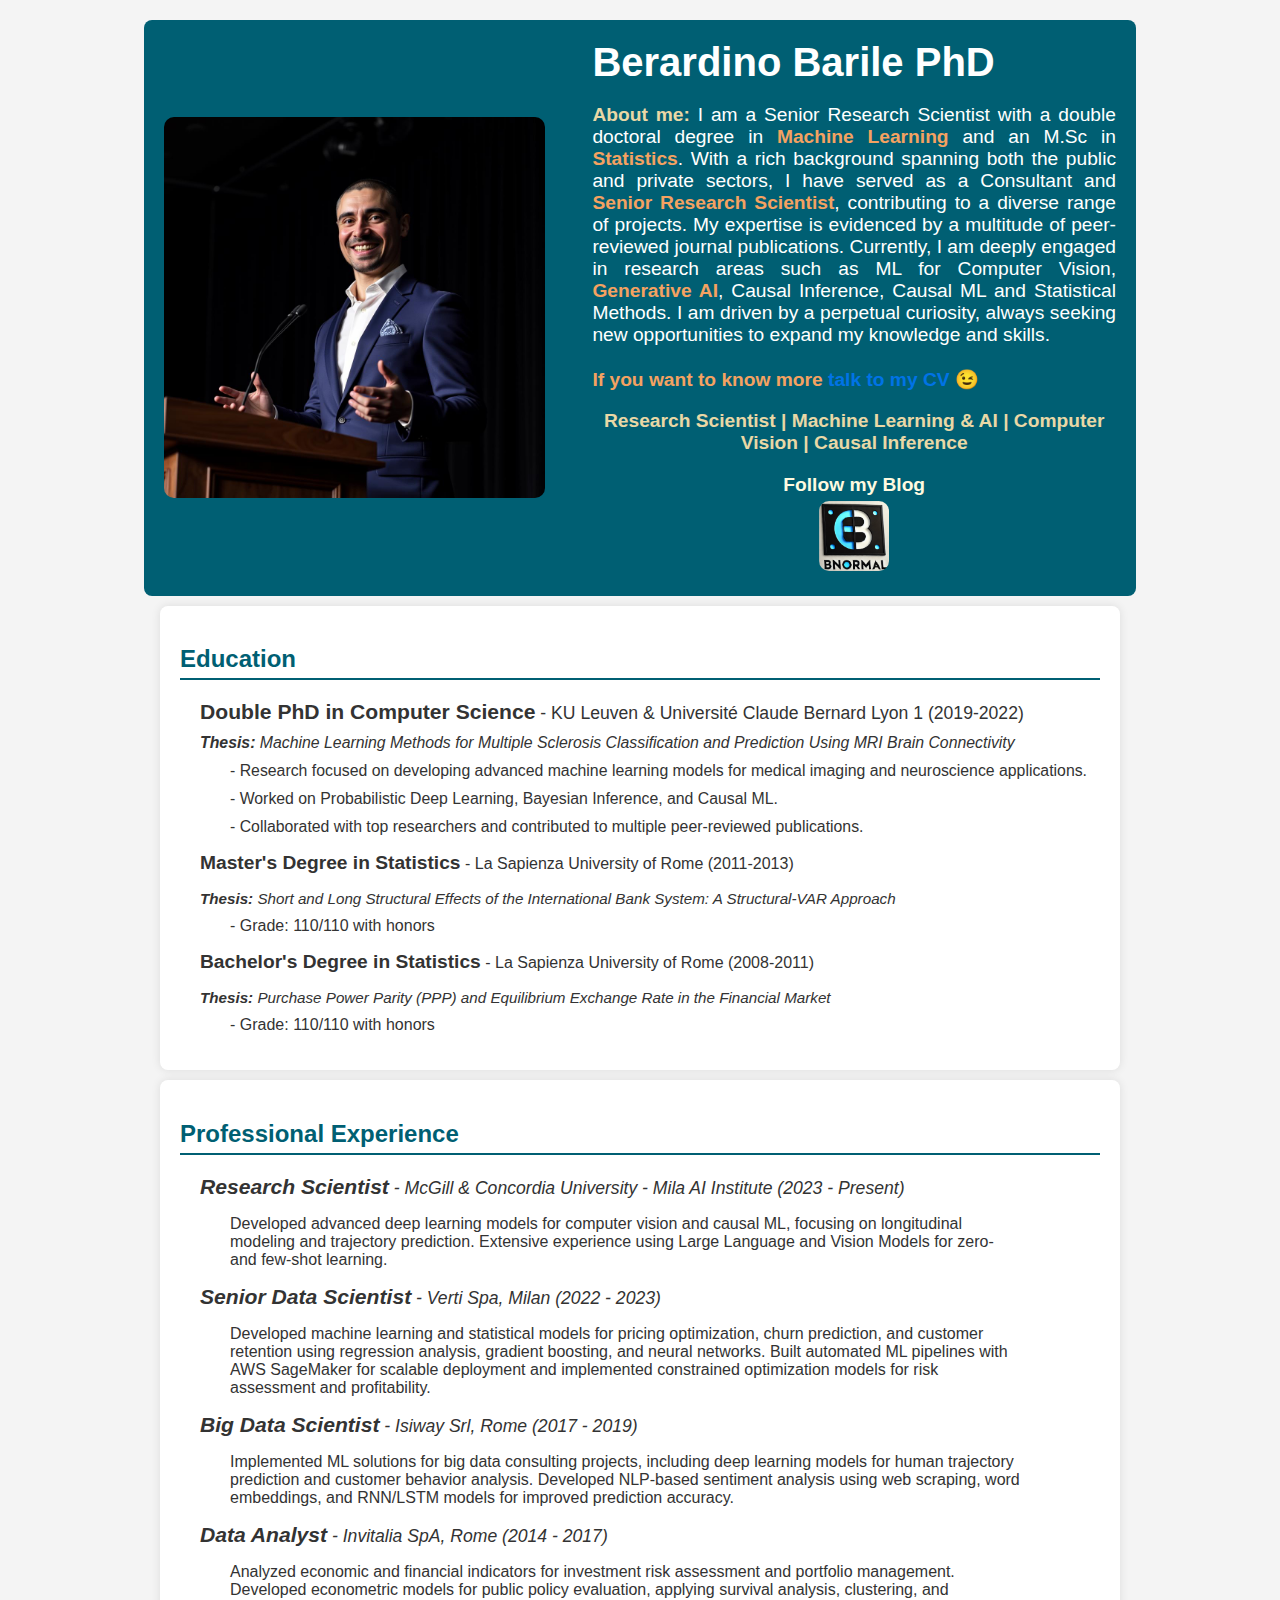
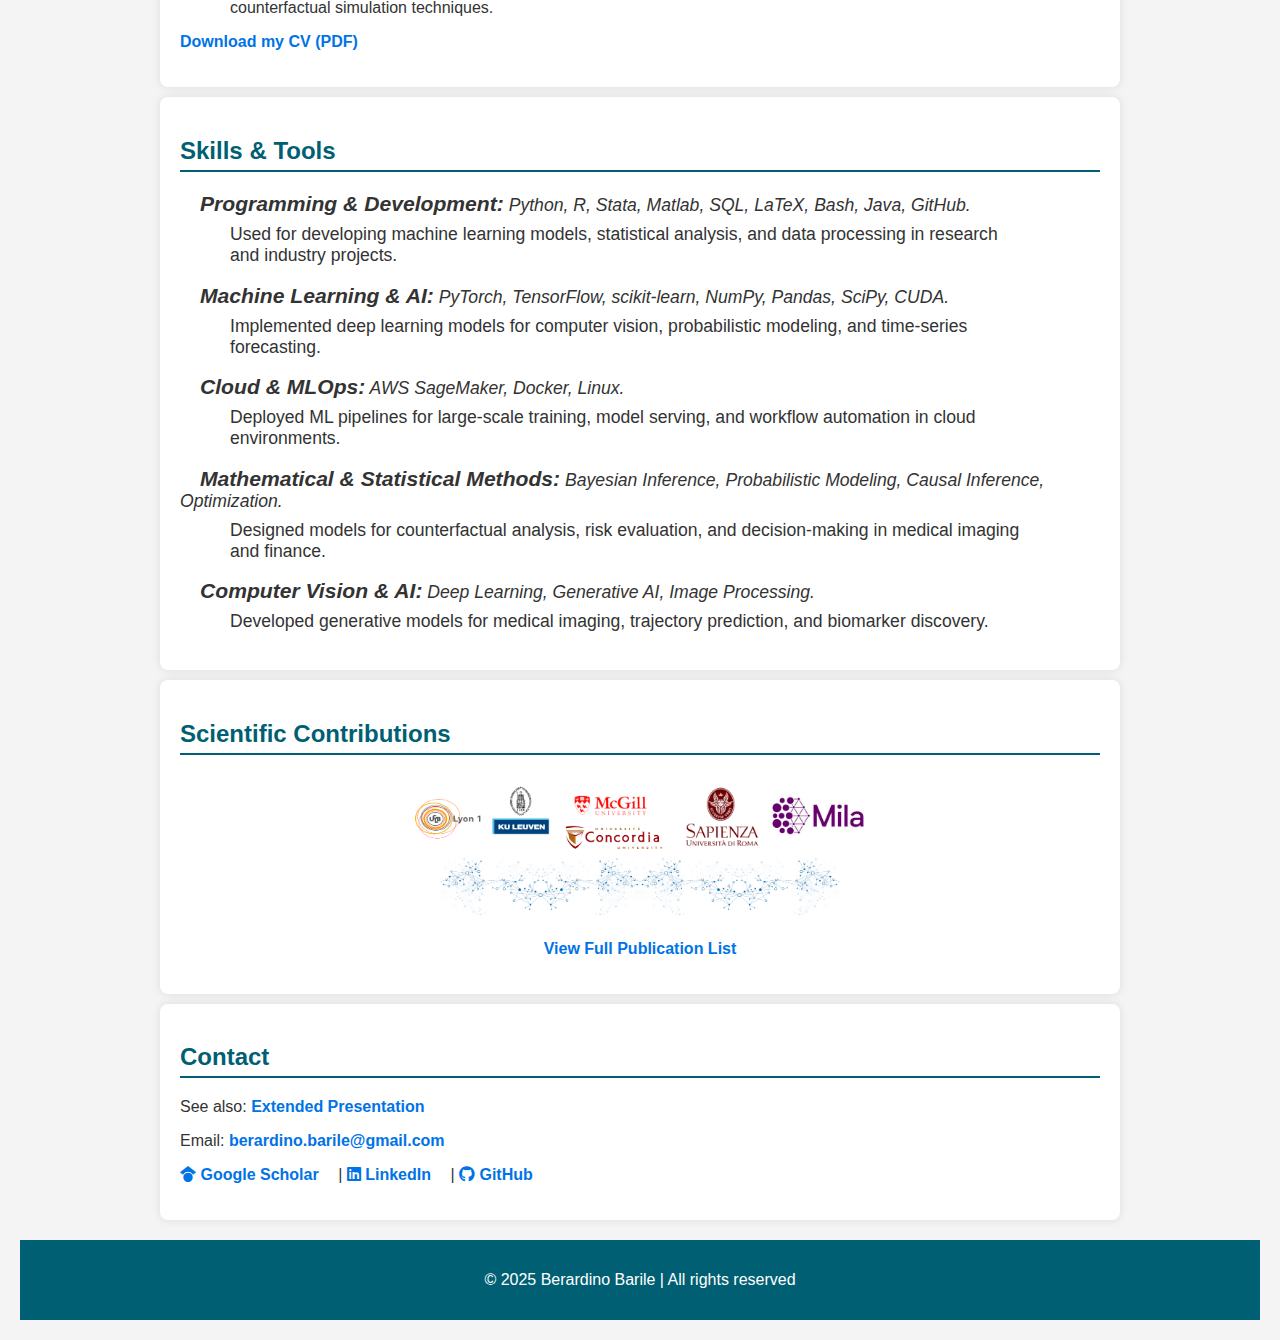
<file: index.html>
<!DOCTYPE html>
<html lang="en">
<head>
    <meta charset="UTF-8">
    <meta name="viewport" content="width=device-width, initial-scale=1.0">
    <title>Berardino Barile</title>
    <link rel="stylesheet" href="https://cdnjs.cloudflare.com/ajax/libs/font-awesome/6.4.2/css/all.min.css">
    <style>
        body {
            font-family: 'Arial', sans-serif;
            background-color: #f4f4f4;
            color: #333;
            margin: 20px;
            padding: 0;
        }
        .container {
            width: 80%;
            margin: auto;
            overflow: hidden;
        }
        .hero {
            display: flex;
            align-items: center;
            justify-content: space-between;
            background: #005f73;
            color: white;
            padding: 20px;
            border-radius: 8px;
        }
        .hero img {
            width: 40%;
            border-radius: 10px;
        }
        .hero-text {
            width: 55%;
            text-align: justify;
            padding-top: 0;
        }
        .hero h1 {
            margin: 0;
            font-size: 2.5em;
        }
        .hero p {
            font-size: 1.2em;
        }
        .black-text {
            color: #e9d8a6;
        }
        .highlight-text {
        color: #f4a261; /* Change this to any desired color */
        font-weight: bold; /* Optional: Make it bold */
        }
        section {
            background: white;
            margin: 10px 140px; /* Add margin on the left and right side */
            padding: 20px;
            border-radius: 8px;
            box-shadow: 0 0 10px rgba(0, 0, 0, 0.1);
        }
        h2 {
            color: #005f73;
            border-bottom: 2px solid #005f73;
            padding-bottom: 5px;
        }
        ul {
            list-style: none;
            padding: 0;
        }
        ul li {
            margin: 10px 0;
            font-size: 1.1em;
        }
        a {
            color: #0073e6;
            text-decoration: none;
            font-weight: bold;
        }
        a:hover {
            text-decoration: underline;
        }
        .contact a {
            margin-right: 15px;
        }
        footer {
            background: #005f73;
            color: white;
            text-align: center;
            padding: 15px 0;
            margin-top: 20px;
        }
    </style>
</head>
<body>
    <div class="container">
        <div class="hero">
            <img src="profile.png" alt="Berardino Barile">
            <div class="hero-text">
                <h1>Berardino Barile PhD</h1>
                <p><strong class="black-text">About me:</strong> I am a Senior Research Scientist with a double doctoral degree in <span class="highlight-text">Machine Learning</span> and an M.Sc in <span class="highlight-text">Statistics</span>. With a rich background spanning both the public and private sectors, I have served as a Consultant and <span class="highlight-text">Senior Research Scientist</span>, contributing to a diverse range of projects. My expertise is evidenced by a multitude of peer-reviewed journal publications. Currently, I am deeply engaged in research areas such as ML for Computer Vision, <span class="highlight-text">Generative AI</span>, Causal Inference, Causal ML and Statistical Methods. I am driven by a perpetual curiosity, always seeking new opportunities to expand my knowledge and skills.
                <br>
                <br>
                <span class="highlight-text">If you want to know more <a href="https://berardino-chatbot-assistent.streamlit.app/" target="_blank">talk to my CV</a> 😉</span>
                <p style="text-align: center;" class="black-text"><strong>Research Scientist | Machine Learning & AI | Computer Vision | Causal Inference</strong></p>
                <p style="text-align: center; margin-bottom: 5px;"><a href="blog.html" style="color: #fefae0; font-weight: bold;">Follow my Blog</a></p>
                <p style="text-align: center; margin-top: 0px; margin-bottom: 0;"><img src="Logo.png" alt="Logo" style="width: 70px; height: 70px;"></p>
            </div>
        </div>
    </div>
        
        <section id="education">
            <h2>Education</h2>
            <ul>
                <li>
                    <strong style="font-size: 1.2em; margin-left: 20px">Double PhD in Computer Science</strong> - KU Leuven & Université Claude Bernard Lyon 1 (2019-2022)
                    <ul>
                        <li style="font-size: 0.9em; margin-left: 20px"><em><strong>Thesis:</strong></em> <em>Machine Learning Methods for Multiple Sclerosis Classification and Prediction Using MRI Brain Connectivity</em></li>
                        <li style="font-size: 0.9em; margin-left: 50px"> - Research focused on developing advanced machine learning models for medical imaging and neuroscience applications.</li>
                        <li style="font-size: 0.9em; margin-left: 50px"> - Worked on Probabilistic Deep Learning, Bayesian Inference, and Causal ML.</li>
                        <li style="font-size: 0.9em; margin-left: 50px"> - Collaborated with top researchers and contributed to multiple peer-reviewed publications.</li>
                        </ul>
                    </ul>
                </li>
                
                <strong style="font-size: 1.2em; margin-left: 20px;">Master's Degree in Statistics</strong> - La Sapienza University of Rome (2011-2013)</li>
                <ul>
                    <li style="font-size: 0.95em; margin-left: 20px"><em><strong>Thesis:</strong></em> <em>Short and Long Structural Effects of the International Bank System: A Structural-VAR Approach</em></li>
                    <li style="font-size: 1em; margin-left: 50px"> - Grade: 110/110 with honors</li>
                </ul>
                <strong style="font-size: 1.2em; margin-left: 20px"> Bachelor's Degree in Statistics</strong> - La Sapienza University of Rome (2008-2011)</li>
                
                <ul>
                    <li style="font-size: 0.95em; margin-left: 20px"><em><strong>Thesis:</strong></em> <em>Purchase Power Parity (PPP) and Equilibrium Exchange Rate in the Financial Market</em></li>
                    <li style="font-size: 1em; margin-left: 50px"> - Grade: 110/110 with honors</li>
                </ul>
            </ul>
        </section>
        
        <section id="experience">
        <h2>Professional Experience</h2>
        <ul>
            <li><em><strong style="font-size: 1.2em; margin-left: 20px;">Research Scientist</strong> - McGill & Concordia University - Mila AI Institute (2023 - Present)</em></li>
            <p style="margin-left: 50px; margin-right: 80px"> Developed advanced deep learning models for computer vision and causal ML, focusing on longitudinal modeling and trajectory prediction. Extensive experience using Large Language and Vision Models for zero- and few-shot learning.</p>

            <li><em><strong style="font-size: 1.2em; margin-left: 20px;"> Senior Data Scientist</strong> - Verti Spa, Milan (2022 - 2023) </em></li>
            <p style="margin-left: 50px; margin-right: 80px">Developed machine learning and statistical models for pricing optimization, churn prediction, and customer retention using regression analysis, gradient boosting, and neural networks. 
            Built automated ML pipelines with AWS SageMaker for scalable deployment and implemented constrained optimization models for risk assessment and profitability.</p>

            <li><em><strong style="font-size: 1.2em; margin-left: 20px;">Big Data Scientist</strong> - Isiway Srl, Rome (2017 - 2019)</em></li>
            <p style="margin-left: 50px; margin-right: 80px">Implemented ML solutions for big data consulting projects, including deep learning models for human trajectory prediction and customer behavior analysis. 
            Developed NLP-based sentiment analysis using web scraping, word embeddings, and RNN/LSTM models for improved prediction accuracy.</p>

            <li><em><strong style="font-size: 1.2em; margin-left: 20px;">Data Analyst</strong> - Invitalia SpA, Rome (2014 - 2017)</em></li>
            <p style="margin-left: 50px; margin-right: 80px">Analyzed economic and financial indicators for investment risk assessment and portfolio management. 
            Developed econometric models for public policy evaluation, applying survival analysis, clustering, and counterfactual simulation techniques.</p>
            <p><a href="https://berardinob.github.io/BNormal/CV_Berardino_Barile.pdf" download>Download my CV (PDF)</a></p>
        </ul>
    </section>
        
        <section id="skills">
            <h2>Skills & Tools</h2>
            <ul>
                <li><em><strong style="font-size: 1.2em; margin-left: 20px;">Programming & Development:</strong> Python, R, Stata, Matlab, SQL, LaTeX, Bash, Java, GitHub.</em>
                    <p style="margin-left: 50px; margin-right: 80px; margin-top: 8px;">Used for developing machine learning models, statistical analysis, and data processing in research and industry projects.</p>
                </li>
                <li><em><strong style="font-size: 1.2em; margin-left: 20px;">Machine Learning & AI:</strong> PyTorch, TensorFlow, scikit-learn, NumPy, Pandas, SciPy, CUDA.</em>
                    <p style="margin-left: 50px; margin-right: 80px; margin-top: 8px;">Implemented deep learning models for computer vision, probabilistic modeling, and time-series forecasting.</p>
                </li>
                <li><em><strong style="font-size: 1.2em; margin-left: 20px;">Cloud & MLOps:</strong> AWS SageMaker, Docker, Linux. </em>
                    <p style="margin-left: 50px; margin-right: 80px; margin-top: 8px;">Deployed ML pipelines for large-scale training, model serving, and workflow automation in cloud environments.</p>
                </li>
                <li><em><strong style="font-size: 1.2em; margin-left: 20px;">Mathematical & Statistical Methods:</strong> Bayesian Inference, Probabilistic Modeling, Causal Inference, Optimization.</em>
                    <p style="margin-left: 50px; margin-right: 80px; margin-top: 8px;">Designed models for counterfactual analysis, risk evaluation, and decision-making in medical imaging and finance.</p>
                </li>
                <li><em><strong style="font-size: 1.2em; margin-left: 20px;">Computer Vision & AI:</strong> Deep Learning, Generative AI, Image Processing.</em>
                    <p style="margin-left: 50px; margin-right: 80px; margin-top: 8px;">Developed generative models for medical imaging, trajectory prediction, and biomarker discovery.</p>
                </li>
            </ul>
        </section>


        <section id="publications">
            <h2>Scientific Contributions</h2>
            <div style="text-align: center;">
                <img src="Institutions.png" alt="Institutions" class="institution-img" style="width: 50%; height: auto;">
            </div></div>
            <p style="text-align: center;"><a href="publications.html" class="highlight-link">View Full Publication List</a></p>
        </section>
        
        <section id="contact" class="contact">
            <h2>Contact</h2>
            See also: <a href="presentation.html">Extended Presentation</a></p>
            <p>Email: <a href="mailto:berardino.barile@gmail.com">berardino.barile@gmail.com</a></p>
            <p>
                <a href="https://scholar.google.com/citations?user=odmpMGcAAAAJ&hl=en" target="_blank"><i class="fa-brands fa-google-scholar"></i> Google Scholar</a> |
                <a href="https://www.linkedin.com/in/berardino-barile/?locale=en_US" target="_blank"><i class="fa-brands fa-linkedin"></i> LinkedIn</a> |
                <a href="https://github.com/BerardinoB?tab=repositories" target="_blank"><i class="fa-brands fa-github"></i> GitHub</a>
            </p>
        </section>
    </div>
    
    <footer>
        <p>&copy; 2025 Berardino Barile | All rights reserved</p>
    </footer>
</body>
</html>
</file>
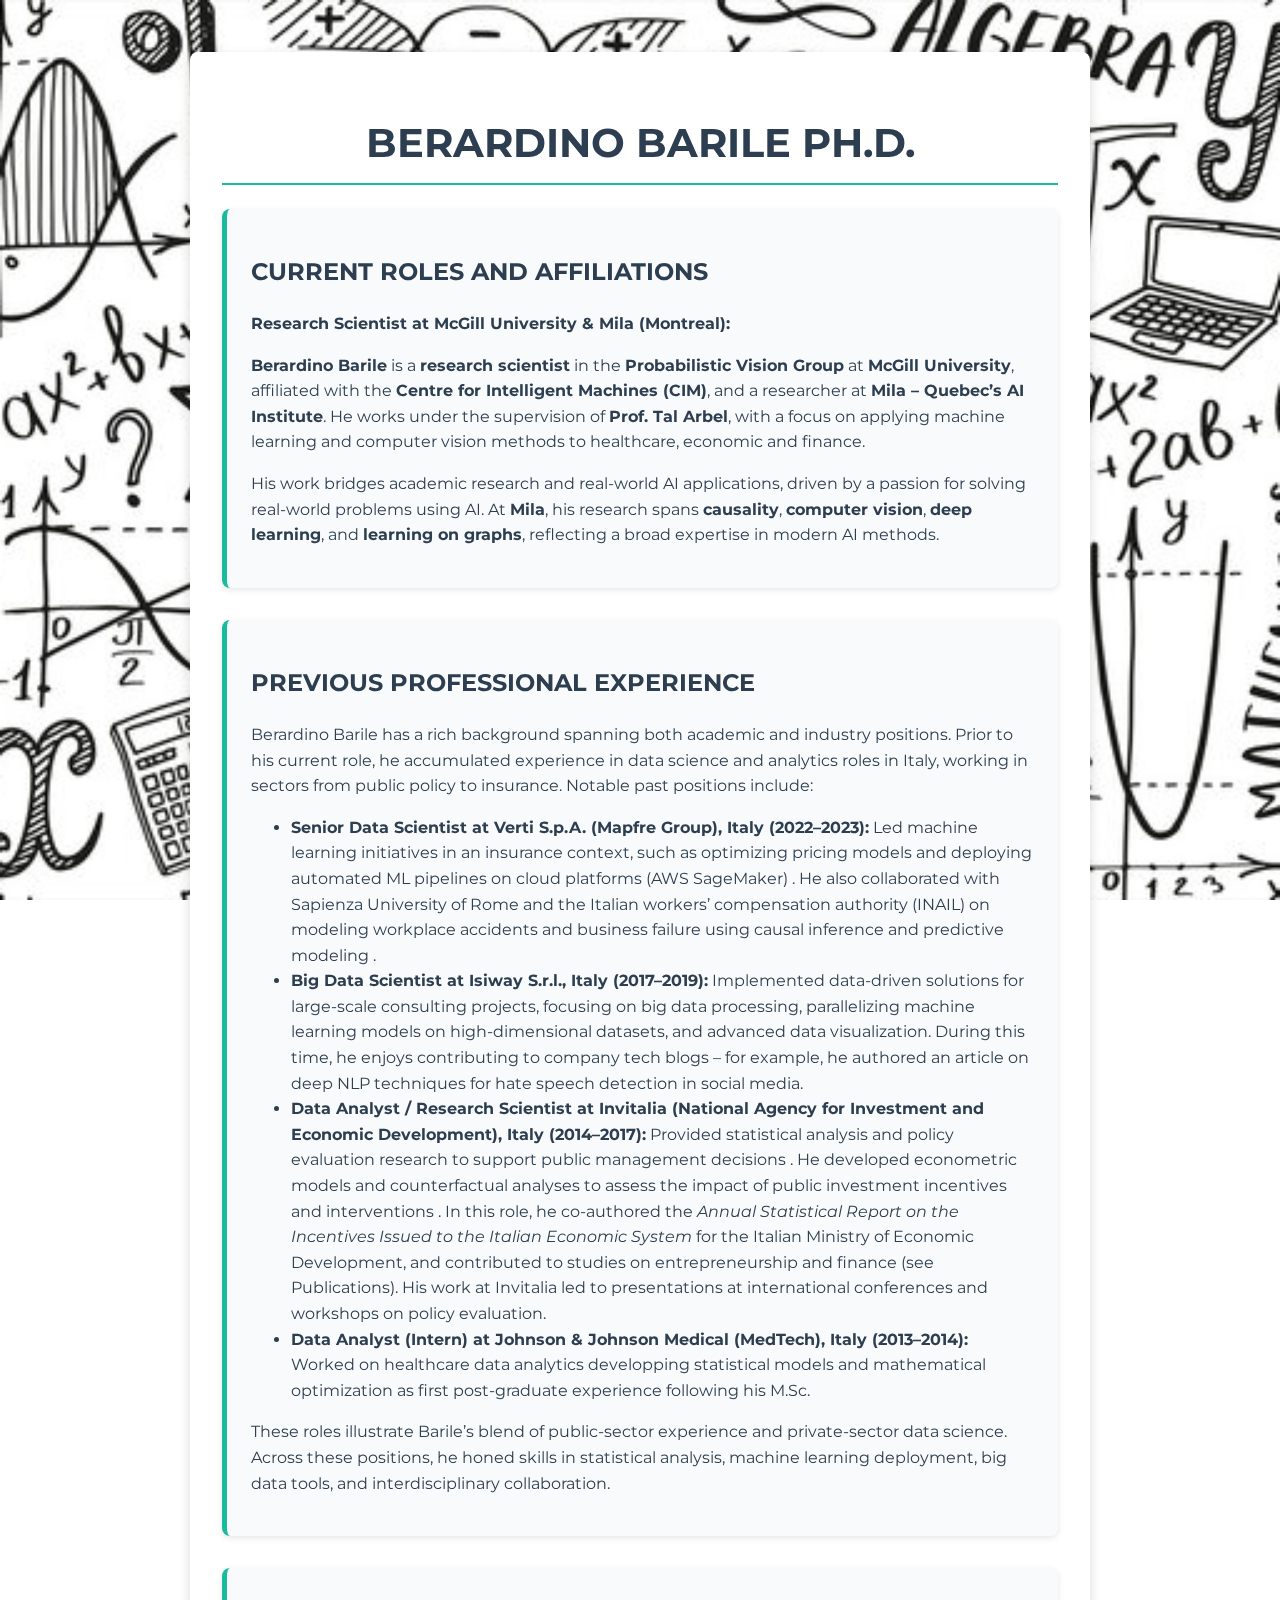
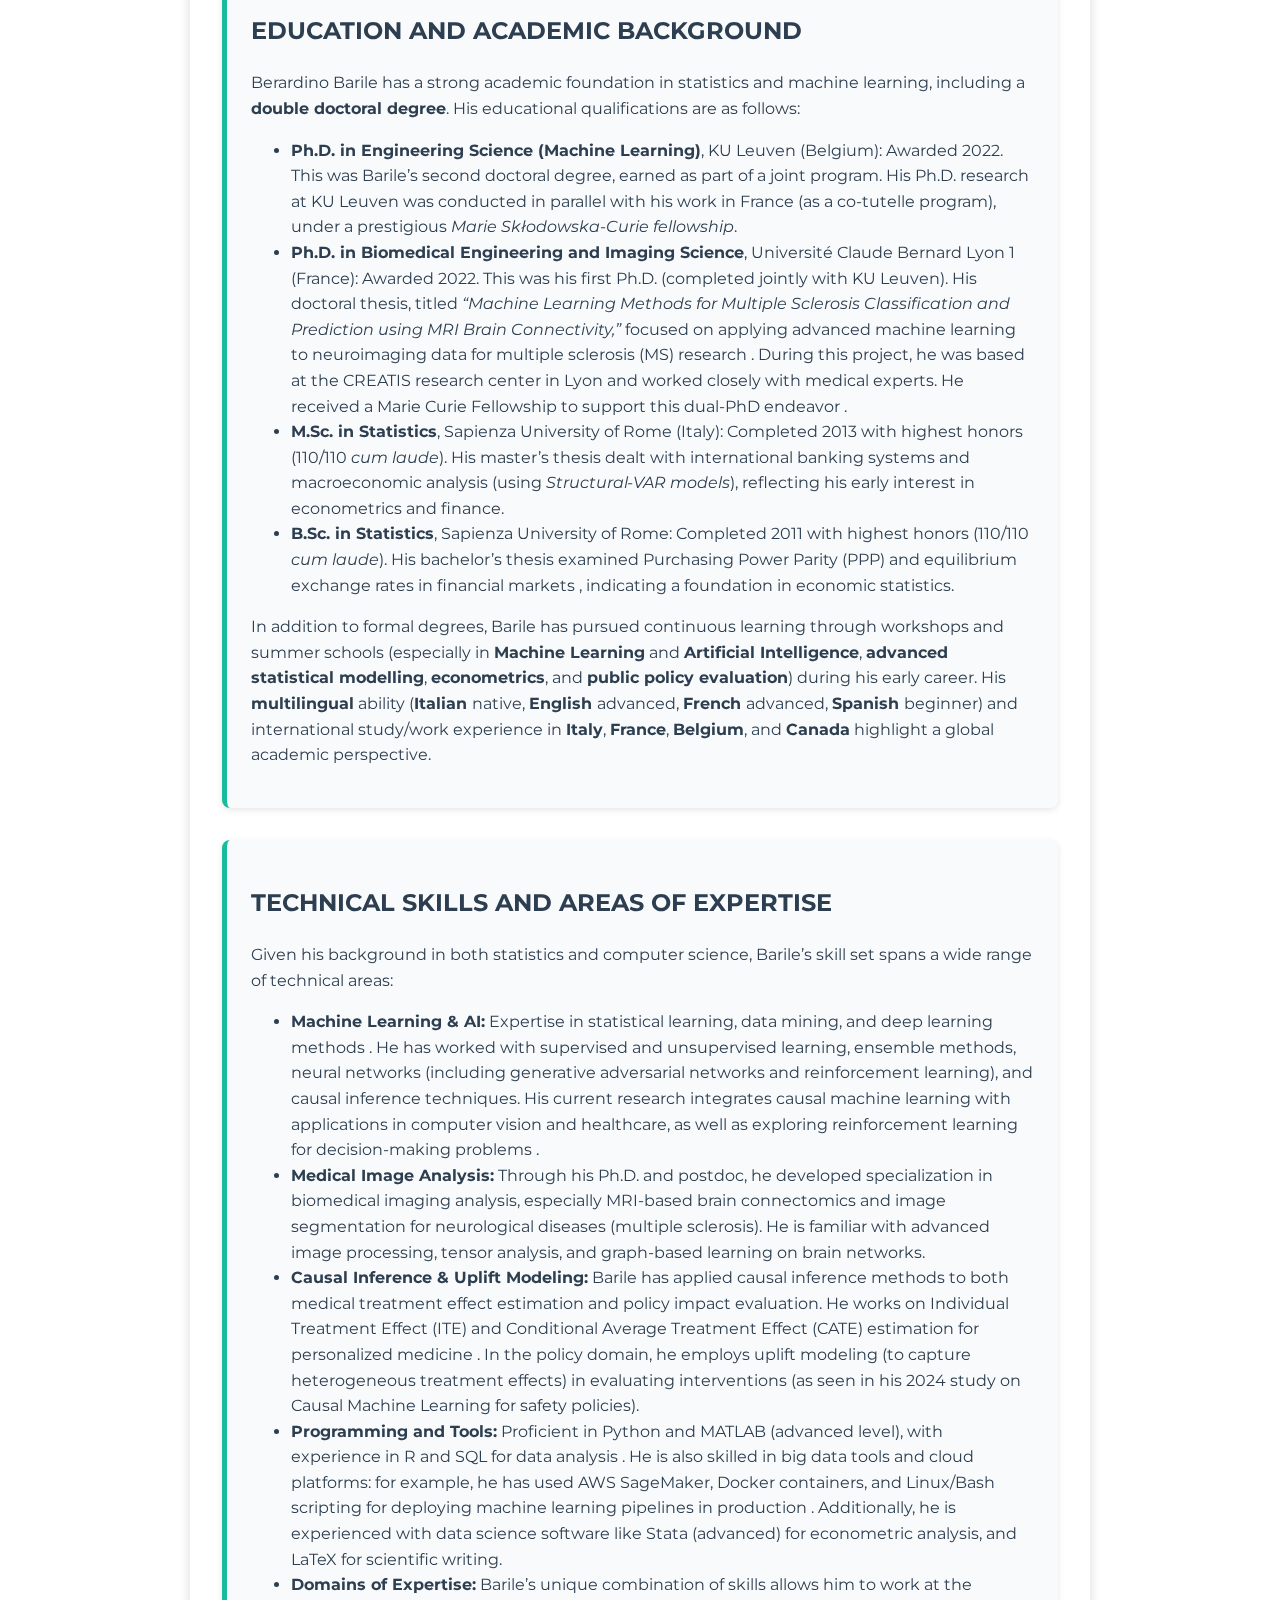
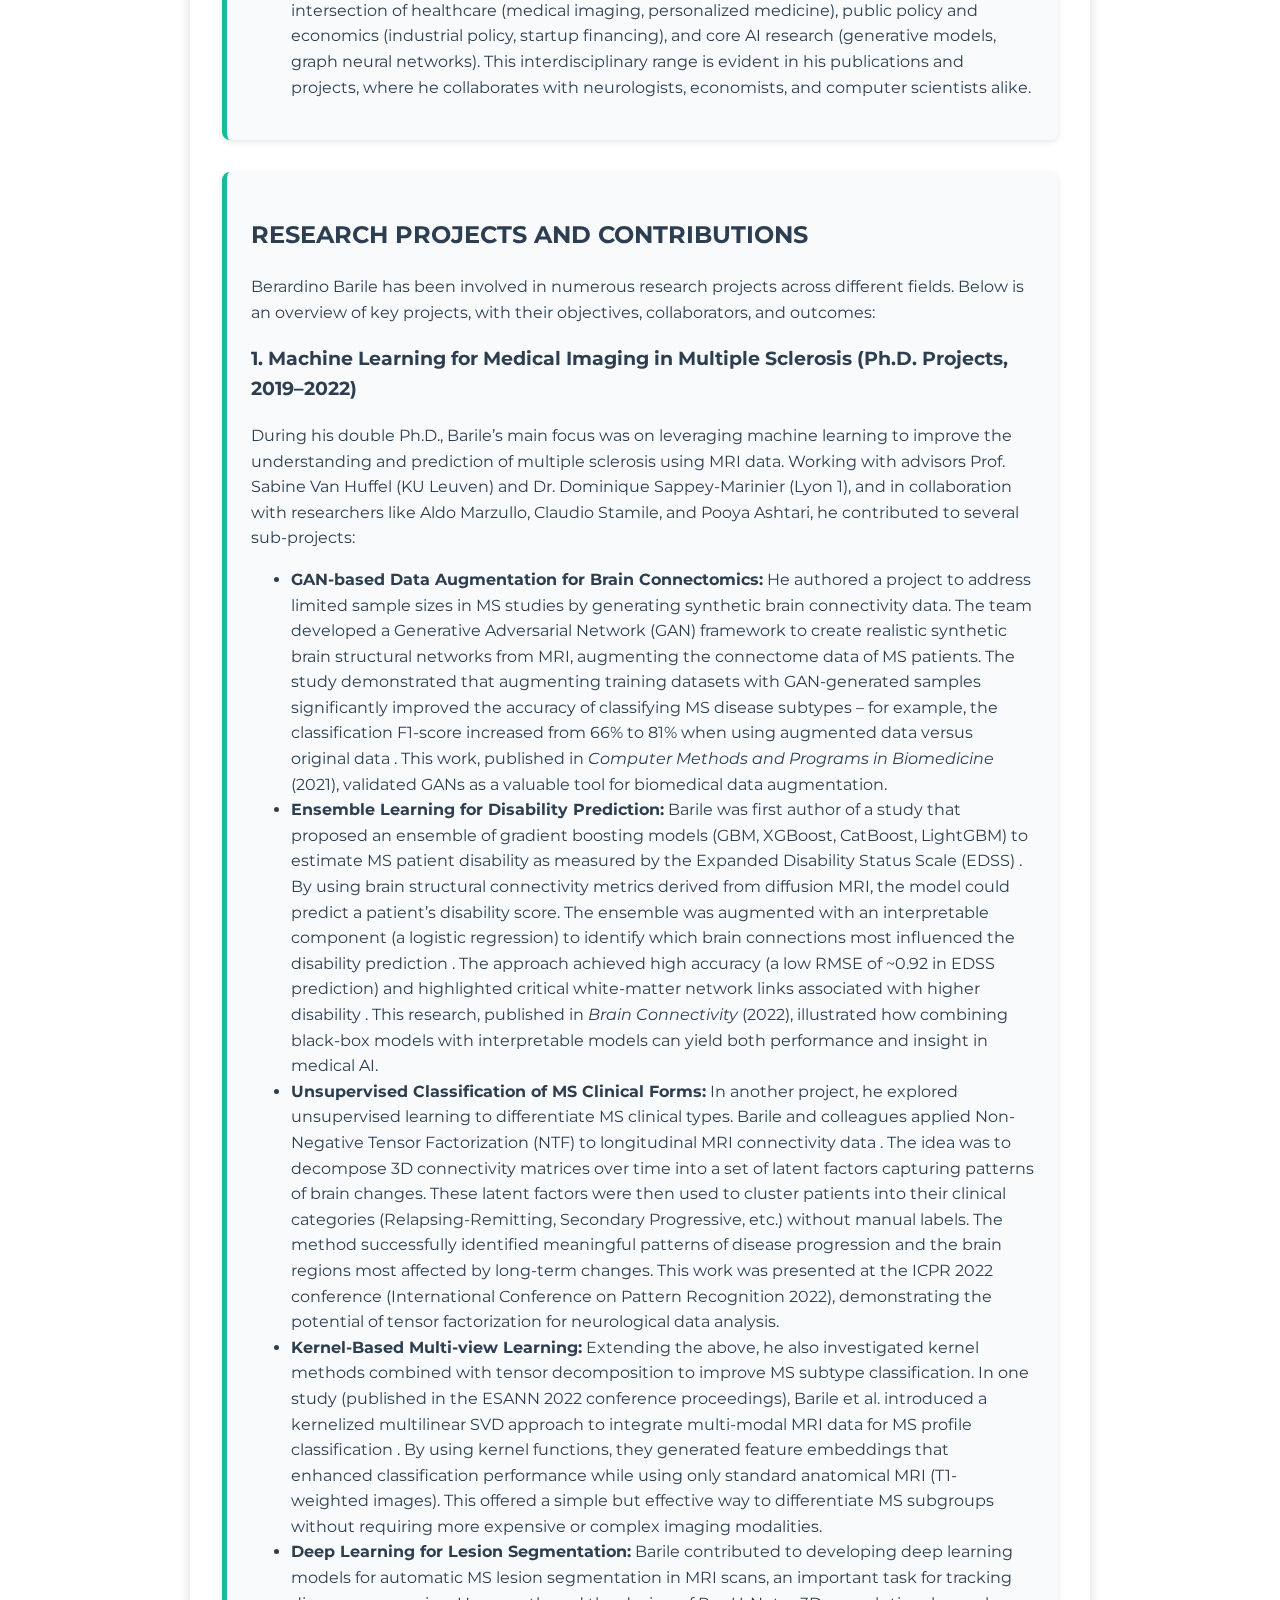
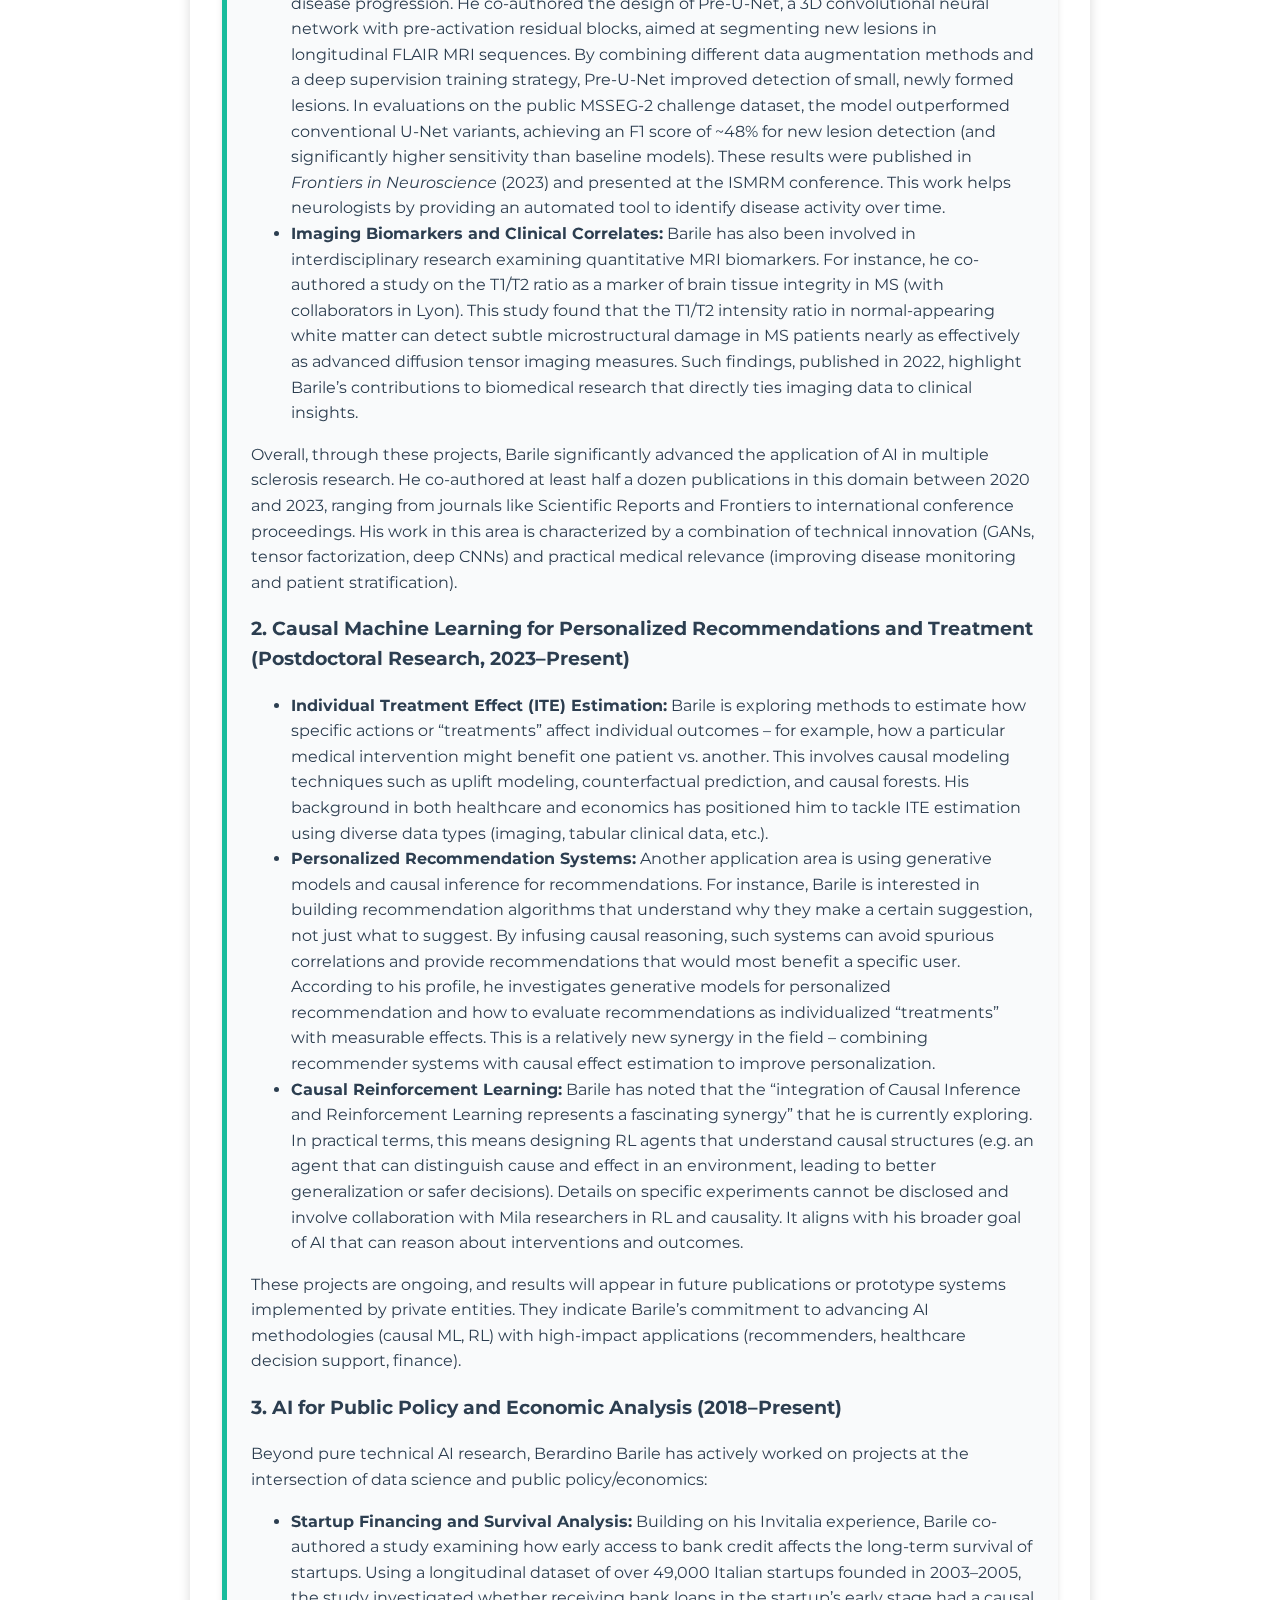
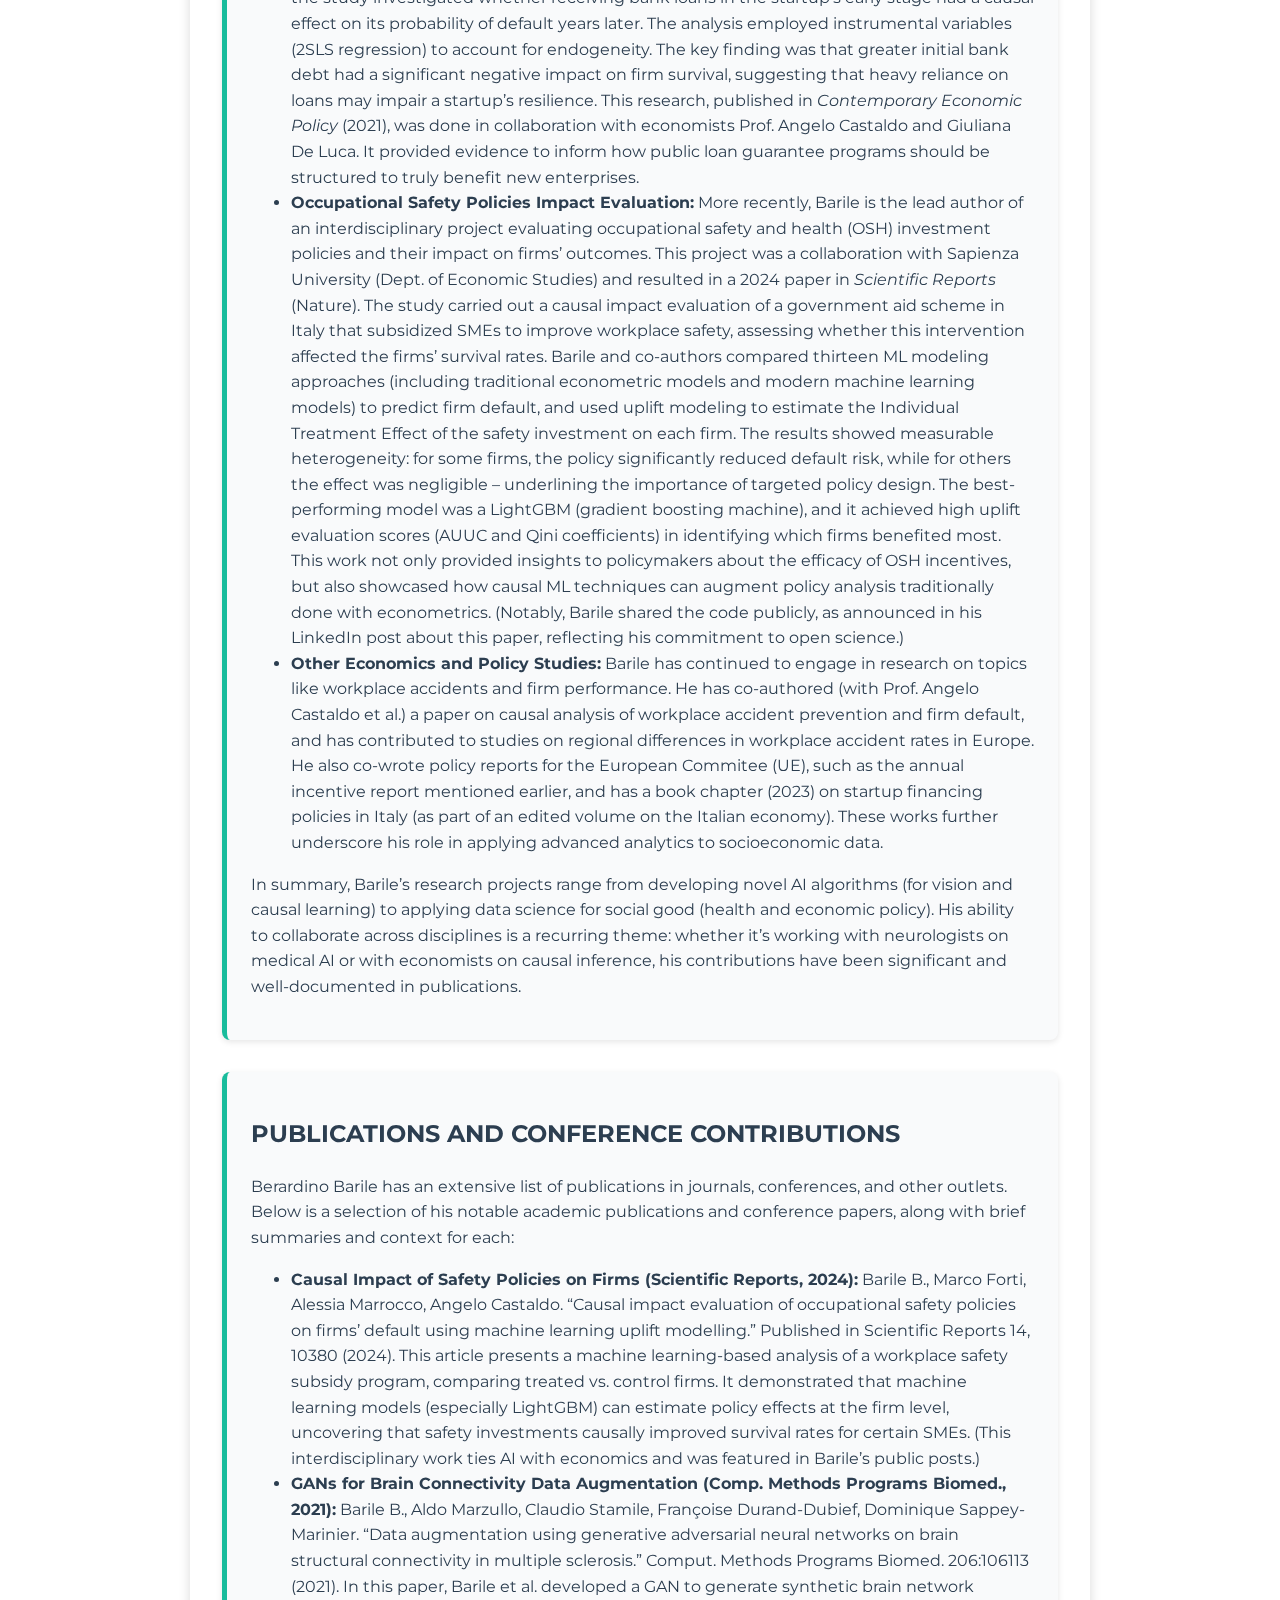
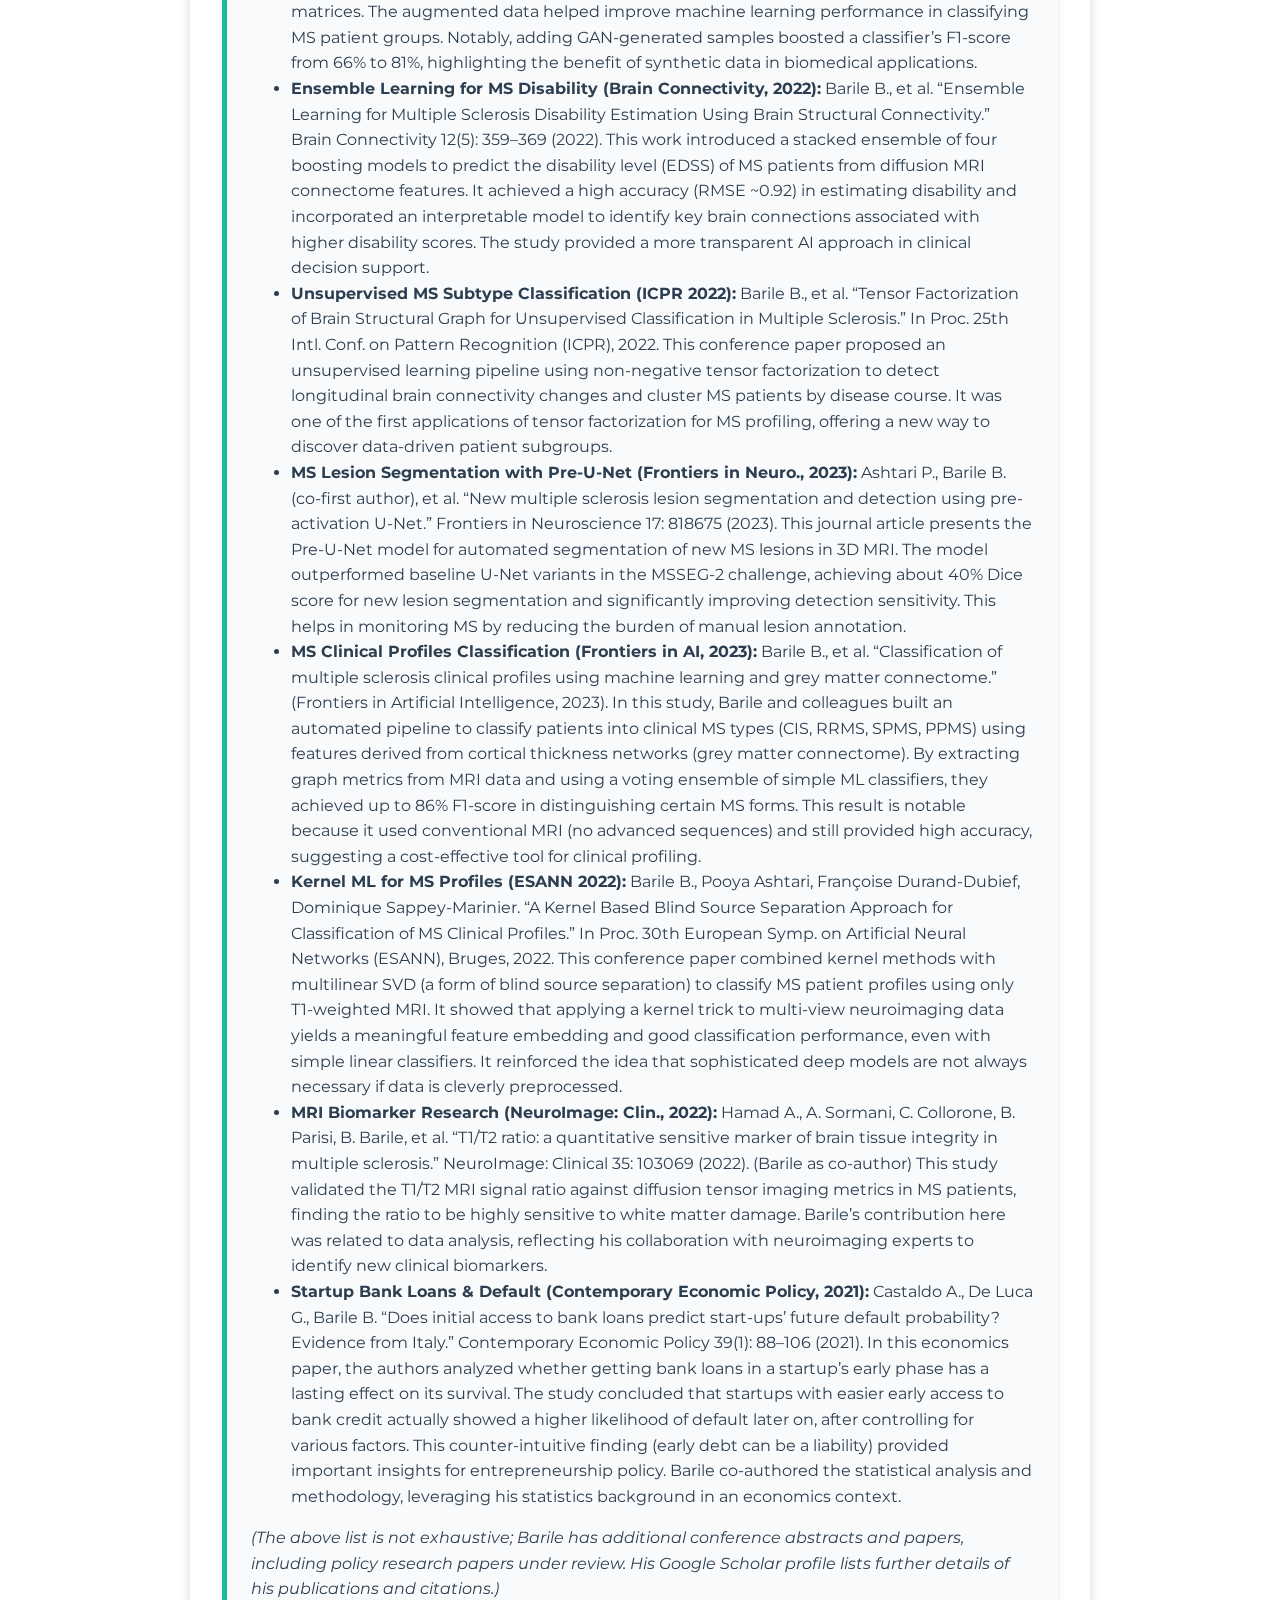
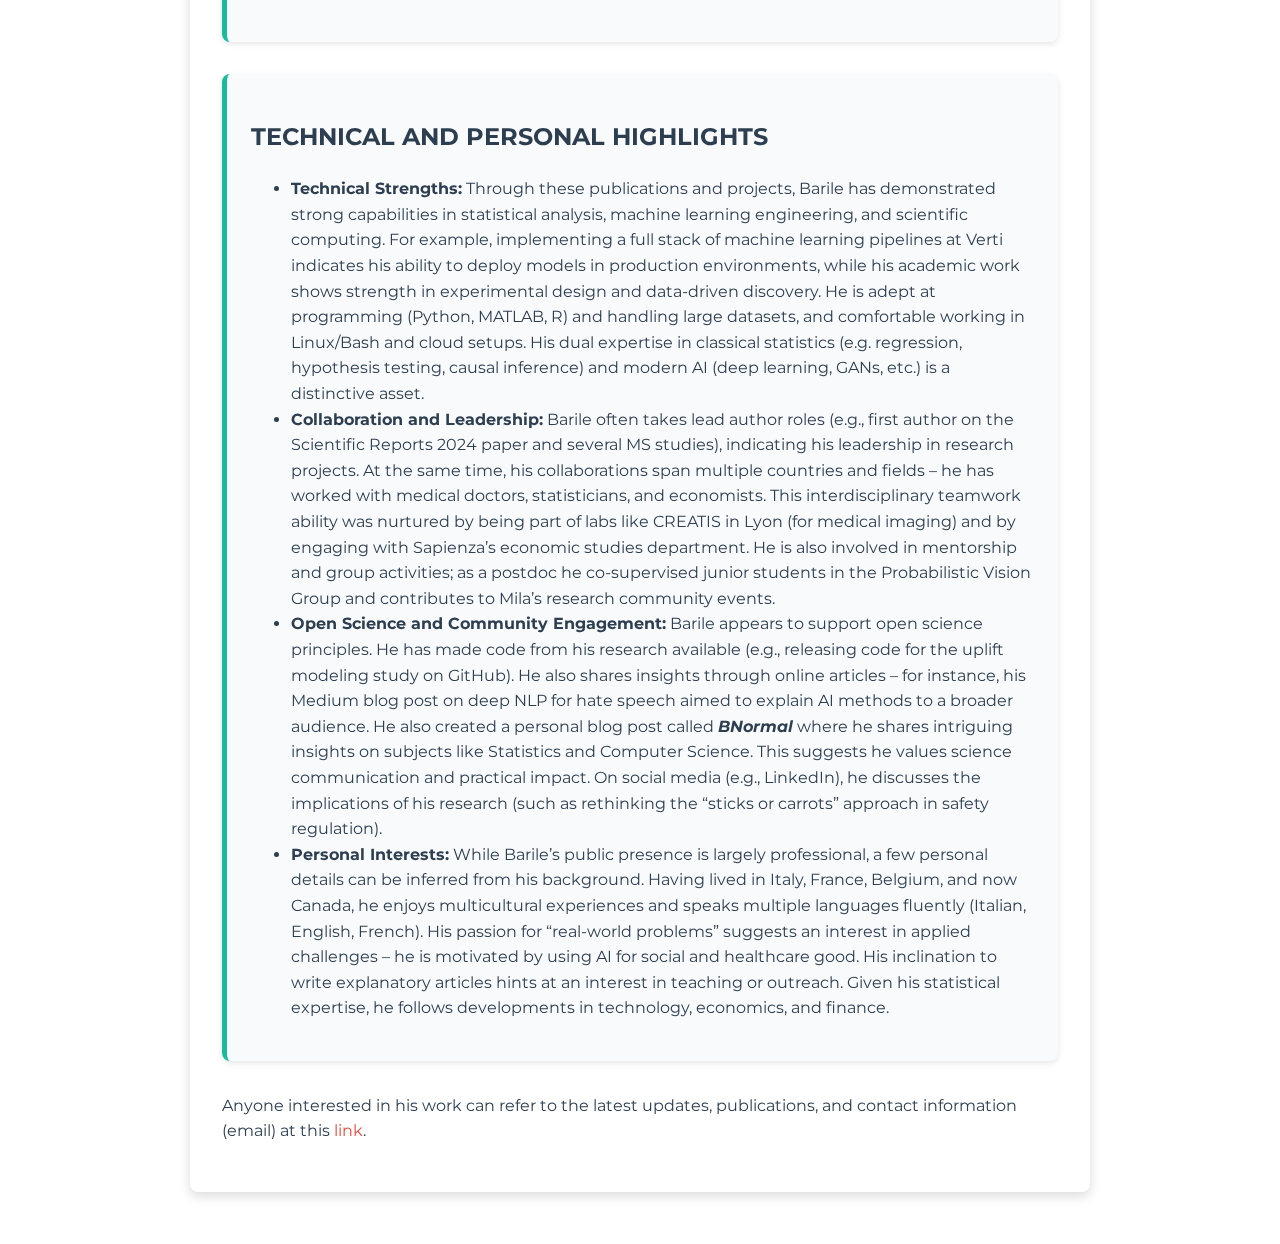
<file: presentation.html>
<!DOCTYPE html>
<html lang="en">
<head>
    <meta charset="UTF-8">
    <meta name="viewport" content="width=device-width, initial-scale=1.0">
    <title>Berardino Barile - Comprehensive Profile</title>
    <link href="https://fonts.googleapis.com/css2?family=Montserrat:wght@400;700&display=swap" rel="stylesheet">
    <style>
        :root {
            --primary: #2c3e50;
            --secondary: #18bc9c;
            --accent: #e74c3c;
            --background: #ecf0f1;
            --card-bg: #ffffff;
            --section-bg: #f9fafb;
        }
        body {
            font-family: 'Montserrat', sans-serif;
            background: url("./math_background.jpg") no-repeat center center fixed;
            background-size: cover;
            color: var(--primary);
            margin: 0;
            padding: 20px;
            max-width: 900px;
            margin: auto;
            line-height: 1.6;
            position: relative;
        }
        body::before {
            content: "";
            position: fixed;
            top: 0;
            left: 0;
            right: 0;
            bottom: 0;
            background: url("data:image/svg+xml;utf8,<svg xmlns='http://www.w3.org/2000/svg' preserveAspectRatio='xMidYMid slice' viewBox='0 0 600 400'><text x='50%' y='50%' dominant-baseline='middle' text-anchor='middle' font-family='monospace' font-size='36' fill='rgba(255,255,255,0.1)'>∑ ∏ ∫ √ π α β</text></svg>") repeat;
            opacity: 0.5;
            pointer-events: none;
            z-index: -1;
        }
        .wrapper {
            background-color: var(--card-bg);
            max-width: 900px;
            margin: 2rem auto;
            padding: 2rem;
            border-radius: 8px;
            box-shadow: 0 4px 12px rgba(0, 0, 0, 0.15);
        }
        h1, h2 {
            color: var(--primary);
            text-transform: uppercase;
        }
        h1 {
            text-align: center;
            margin-bottom: 1.5rem;
            font-size: 2.5rem;
            border-bottom: 2px solid var(--secondary);
            padding-bottom: 0.5rem;
        }
        .section {
            background-color: var(--section-bg);
            padding: 1.5rem;
            margin-bottom: 2rem;
            border-radius: 8px;
            box-shadow: 0 2px 6px rgba(0, 0, 0, 0.1);
            border-left: 5px solid var(--secondary);
        }
        a {
            color: var(--accent);
            text-decoration: none;
        }
        a:hover {
            text-decoration: underline;
        }
    </style>
</head>
<body>
    <div class="wrapper">
        <h1>Berardino Barile Ph.D.</h1>

        <div class="section">
            <h2>Current Roles and Affiliations</h2>
                <p><strong>Research Scientist at McGill University & Mila (Montreal):</strong>
                    <p>
                    <strong>Berardino Barile</strong> is a <strong>research scientist</strong> in the 
                    <strong>Probabilistic Vision Group</strong> at <strong>McGill University</strong>, affiliated with the 
                    <strong>Centre for Intelligent Machines (CIM)</strong>, and a researcher at 
                    <strong>Mila – Quebec’s AI Institute</strong>. He works under the supervision of 
                    <strong>Prof. Tal Arbel</strong>, with a focus on applying machine learning and
                    computer vision methods to healthcare, economic and finance.
                    </p>
                    <p>
                    His work bridges academic research and real-world AI applications, 
                    driven by a passion for solving real-world problems using AI. At 
                    <strong>Mila</strong>, his research spans <strong>causality</strong>, <strong>computer vision</strong>, 
                    <strong>deep learning</strong>, and <strong>learning on graphs</strong>, reflecting a broad expertise in 
                    modern AI methods.
                    </p>
        </div>

        <div class="section">
            <h2>Previous Professional Experience</h2>
            <p>Berardino Barile has a rich background spanning both academic and industry positions. Prior to his current role, he accumulated experience in data science and analytics roles in Italy, working in sectors from public policy to insurance. Notable past positions include:</p>

            <ul>
            <li><strong>Senior Data Scientist at Verti S.p.A. (Mapfre Group), Italy (2022–2023):</strong> Led machine learning initiatives in an insurance context, such as optimizing pricing models and deploying automated ML pipelines on cloud platforms (AWS SageMaker) . He also collaborated with Sapienza University of Rome and the Italian workers’ compensation authority (INAIL) on modeling workplace accidents and business failure using causal inference and predictive modeling .</li>

            <li><strong>Big Data Scientist at Isiway S.r.l., Italy (2017–2019):</strong> Implemented data-driven solutions for large-scale consulting projects, focusing on big data processing, parallelizing machine learning models on high-dimensional datasets, and advanced data visualization. During this time, he enjoys contributing to company tech blogs – for example, he authored an article on deep NLP techniques for hate speech detection in social media.</li>

            <li><strong>Data Analyst / Research Scientist at Invitalia (National Agency for Investment and Economic Development), Italy (2014–2017):</strong> Provided statistical analysis and policy evaluation research to support public management decisions . He developed econometric models and counterfactual analyses to assess the impact of public investment incentives and interventions . In this role, he co-authored the <em>Annual Statistical Report on the Incentives Issued to the Italian Economic System</em> for the Italian Ministry of Economic Development, and contributed to studies on entrepreneurship and finance (see Publications). His work at Invitalia led to presentations at international conferences and workshops on policy evaluation.</li>

            <li><strong>Data Analyst (Intern) at Johnson & Johnson Medical (MedTech), Italy (2013–2014):</strong> Worked on healthcare data analytics developping statistical models and mathematical optimization as first post-graduate experience following his M.Sc.</li>
            </ul>

            <p>These roles illustrate Barile’s blend of public-sector experience and private-sector data science. Across these positions, he honed skills in statistical analysis, machine learning deployment, big data tools, and interdisciplinary collaboration.</p>
        </div>

        <div class="section">
            <h2>Education and Academic Background</h2>

            <p>Berardino Barile has a strong academic foundation in statistics and machine learning, including a <strong>double doctoral degree</strong>. His educational qualifications are as follows:</p>

            <ul>
            <li><strong>Ph.D. in Engineering Science (Machine Learning)</strong>, KU Leuven (Belgium): Awarded 2022. This was Barile’s second doctoral degree, earned as part of a joint program. His Ph.D. research at KU Leuven was conducted in parallel with his work in France (as a co-tutelle program), under a prestigious <em>Marie Skłodowska-Curie fellowship</em>.</li>

            <li><strong>Ph.D. in Biomedical Engineering and Imaging Science</strong>, Université Claude Bernard Lyon 1 (France): Awarded 2022. This was his first Ph.D. (completed jointly with KU Leuven). His doctoral thesis, titled <em>“Machine Learning Methods for Multiple Sclerosis Classification and Prediction using MRI Brain Connectivity,”</em> focused on applying advanced machine learning to neuroimaging data for multiple sclerosis (MS) research . During this project, he was based at the CREATIS research center in Lyon and worked closely with medical experts. He received a Marie Curie Fellowship to support this dual-PhD endeavor .</li>

            <li><strong>M.Sc. in Statistics</strong>, Sapienza University of Rome (Italy): Completed 2013 with highest honors (110/110 <em>cum laude</em>). His master’s thesis dealt with international banking systems and macroeconomic analysis (using <em>Structural-VAR models</em>), reflecting his early interest in econometrics and finance.</li>

            <li><strong>B.Sc. in Statistics</strong>, Sapienza University of Rome: Completed 2011 with highest honors (110/110 <em>cum laude</em>). His bachelor’s thesis examined Purchasing Power Parity (PPP) and equilibrium exchange rates in financial markets , indicating a foundation in economic statistics.</li>
            </ul>

            <p>In addition to formal degrees, Barile has pursued continuous learning through workshops and summer schools (especially in <strong>Machine Learning</strong> and <strong>Artificial Intelligence</strong>, <strong>advanced statistical modelling</strong>, <strong>econometrics</strong>, and <strong>public policy evaluation</strong>) during his early career. His <strong>multilingual</strong> ability (<strong>Italian </strong> native, <strong>English </strong> advanced, <strong>French </strong> advanced, <strong>Spanish </strong> beginner) and international study/work experience in <strong>Italy</strong>, <strong>France</strong>, <strong>Belgium</strong>, and <strong>Canada</strong> highlight a global academic perspective.</p>
        </div>

        <div class="section">
            <h2>Technical Skills and Areas of Expertise</h2>

            <p>Given his background in both statistics and computer science, Barile’s skill set spans a wide range of technical areas:</p>

            <ul>
            <li><strong>Machine Learning & AI:</strong> Expertise in statistical learning, data mining, and deep learning methods . He has worked with supervised and unsupervised learning, ensemble methods, neural networks (including generative adversarial networks and reinforcement learning), and causal inference techniques. His current research integrates causal machine learning with applications in computer vision and healthcare, as well as exploring reinforcement learning for decision-making problems .</li>

            <li><strong>Medical Image Analysis:</strong> Through his Ph.D. and postdoc, he developed specialization in biomedical imaging analysis, especially MRI-based brain connectomics and image segmentation for neurological diseases (multiple sclerosis). He is familiar with advanced image processing, tensor analysis, and graph-based learning on brain networks.</li>

            <li><strong>Causal Inference & Uplift Modeling:</strong> Barile has applied causal inference methods to both medical treatment effect estimation and policy impact evaluation. He works on Individual Treatment Effect (ITE) and Conditional Average Treatment Effect (CATE) estimation for personalized medicine . In the policy domain, he employs uplift modeling (to capture heterogeneous treatment effects) in evaluating interventions (as seen in his 2024 study on Causal Machine Learning for safety policies).</li>

            <li><strong>Programming and Tools:</strong> Proficient in Python and MATLAB (advanced level), with experience in R and SQL for data analysis . He is also skilled in big data tools and cloud platforms: for example, he has used AWS SageMaker, Docker containers, and Linux/Bash scripting for deploying machine learning pipelines in production . Additionally, he is experienced with data science software like Stata (advanced) for econometric analysis, and LaTeX for scientific writing.</li>

            <li><strong>Domains of Expertise:</strong> Barile’s unique combination of skills allows him to work at the intersection of healthcare (medical imaging, personalized medicine), public policy and economics (industrial policy, startup financing), and core AI research (generative models, graph neural networks). This interdisciplinary range is evident in his publications and projects, where he collaborates with neurologists, economists, and computer scientists alike.</li>
            </ul>
        </div>

        <div class="section">
            <h2>Research Projects and Contributions</h2>

            <p>Berardino Barile has been involved in numerous research projects across different fields. Below is an overview of key projects, with their objectives, collaborators, and outcomes:</p>

            <h3>1. Machine Learning for Medical Imaging in Multiple Sclerosis (Ph.D. Projects, 2019–2022)</h3>

            <p>During his double Ph.D., Barile’s main focus was on leveraging machine learning to improve the understanding and prediction of multiple sclerosis using MRI data. Working with advisors Prof. Sabine Van Huffel (KU Leuven) and Dr. Dominique Sappey-Marinier (Lyon 1), and in collaboration with researchers like Aldo Marzullo, Claudio Stamile, and Pooya Ashtari, he contributed to several sub-projects:</p>

            <ul>
                <li><strong>GAN-based Data Augmentation for Brain Connectomics:</strong> He authored a project to address limited sample sizes in MS studies by generating synthetic brain connectivity data. The team developed a Generative Adversarial Network (GAN) framework to create realistic synthetic brain structural networks from MRI, augmenting the connectome data of MS patients. The study demonstrated that augmenting training datasets with GAN-generated samples significantly improved the accuracy of classifying MS disease subtypes – for example, the classification F1-score increased from 66% to 81% when using augmented data versus original data . This work, published in <em>Computer Methods and Programs in Biomedicine</em> (2021), validated GANs as a valuable tool for biomedical data augmentation.</li>

                <li><strong>Ensemble Learning for Disability Prediction:</strong> Barile was first author of a study that proposed an ensemble of gradient boosting models (GBM, XGBoost, CatBoost, LightGBM) to estimate MS patient disability as measured by the Expanded Disability Status Scale (EDSS) . By using brain structural connectivity metrics derived from diffusion MRI, the model could predict a patient’s disability score. The ensemble was augmented with an interpretable component (a logistic regression) to identify which brain connections most influenced the disability prediction . The approach achieved high accuracy (a low RMSE of ~0.92 in EDSS prediction) and highlighted critical white-matter network links associated with higher disability . This research, published in <em>Brain Connectivity</em> (2022), illustrated how combining black-box models with interpretable models can yield both performance and insight in medical AI.</li>

                <li><strong>Unsupervised Classification of MS Clinical Forms:</strong> In another project, he explored unsupervised learning to differentiate MS clinical types. Barile and colleagues applied Non-Negative Tensor Factorization (NTF) to longitudinal MRI connectivity data . The idea was to decompose 3D connectivity matrices over time into a set of latent factors capturing patterns of brain changes. These latent factors were then used to cluster patients into their clinical categories (Relapsing-Remitting, Secondary Progressive, etc.) without manual labels. The method successfully identified meaningful patterns of disease progression and the brain regions most affected by long-term changes. This work was presented at the ICPR 2022 conference (International Conference on Pattern Recognition 2022), demonstrating the potential of tensor factorization for neurological data analysis.</li>

                <li><strong>Kernel-Based Multi-view Learning:</strong> Extending the above, he also investigated kernel methods combined with tensor decomposition to improve MS subtype classification. In one study (published in the ESANN 2022 conference proceedings), Barile et al. introduced a kernelized multilinear SVD approach to integrate multi-modal MRI data for MS profile classification . By using kernel functions, they generated feature embeddings that enhanced classification performance while using only standard anatomical MRI (T1-weighted images). This offered a simple but effective way to differentiate MS subgroups without requiring more expensive or complex imaging modalities.</li>

                <li><strong>Deep Learning for Lesion Segmentation:</strong> Barile contributed to developing deep learning models for automatic MS lesion segmentation in MRI scans, an important task for tracking disease progression. He co-authored the design of Pre-U-Net, a 3D convolutional neural network with pre-activation residual blocks, aimed at segmenting new lesions in longitudinal FLAIR MRI sequences. By combining different data augmentation methods and a deep supervision training strategy, Pre-U-Net improved detection of small, newly formed lesions. In evaluations on the public MSSEG-2 challenge dataset, the model outperformed conventional U-Net variants, achieving an F1 score of ~48% for new lesion detection (and significantly higher sensitivity than baseline models). These results were published in <em>Frontiers in Neuroscience</em> (2023) and presented at the ISMRM conference. This work helps neurologists by providing an automated tool to identify disease activity over time.</li>

                <li><strong>Imaging Biomarkers and Clinical Correlates:</strong> Barile has also been involved in interdisciplinary research examining quantitative MRI biomarkers. For instance, he co-authored a study on the T1/T2 ratio as a marker of brain tissue integrity in MS (with collaborators in Lyon). This study found that the T1/T2 intensity ratio in normal-appearing white matter can detect subtle microstructural damage in MS patients nearly as effectively as advanced diffusion tensor imaging measures. Such findings, published in 2022, highlight Barile’s contributions to biomedical research that directly ties imaging data to clinical insights.</li>
            </ul>

            <p>Overall, through these projects, Barile significantly advanced the application of AI in multiple sclerosis research. He co-authored at least half a dozen publications in this domain between 2020 and 2023, ranging from journals like Scientific Reports and Frontiers to international conference proceedings. His work in this area is characterized by a combination of technical innovation (GANs, tensor factorization, deep CNNs) and practical medical relevance (improving disease monitoring and patient stratification).</p>

            <h3>2. Causal Machine Learning for Personalized Recommendations and Treatment (Postdoctoral Research, 2023–Present)</h3>
            <ul>
                <li><strong>Individual Treatment Effect (ITE) Estimation:</strong> Barile is exploring methods to estimate how specific actions or “treatments” affect individual outcomes – for example, how a particular medical intervention might benefit one patient vs. another. This involves causal modeling techniques such as uplift modeling, counterfactual prediction, and causal forests. His background in both healthcare and economics has positioned him to tackle ITE estimation using diverse data types (imaging, tabular clinical data, etc.).</li>

                <li><strong>Personalized Recommendation Systems:</strong> Another application area is using generative models and causal inference for recommendations. For instance, Barile is interested in building recommendation algorithms that understand why they make a certain suggestion, not just what to suggest. By infusing causal reasoning, such systems can avoid spurious correlations and provide recommendations that would most benefit a specific user. According to his profile, he investigates generative models for personalized recommendation and how to evaluate recommendations as individualized “treatments” with measurable effects. This is a relatively new synergy in the field – combining recommender systems with causal effect estimation to improve personalization.</li>

                <li><strong>Causal Reinforcement Learning:</strong> Barile has noted that the “integration of Causal Inference and Reinforcement Learning represents a fascinating synergy” that he is currently exploring. In practical terms, this means designing RL agents that understand causal structures (e.g. an agent that can distinguish cause and effect in an environment, leading to better generalization or safer decisions). Details on specific experiments cannot be disclosed and involve collaboration with Mila researchers in RL and causality. It aligns with his broader goal of AI that can reason about interventions and outcomes.</li>
            </ul>

            <p>These projects are ongoing, and results will appear in future publications or prototype systems implemented by private entities. They indicate Barile’s commitment to advancing AI methodologies (causal ML, RL) with high-impact applications (recommenders, healthcare decision support, finance).</p>

            <h3>3. AI for Public Policy and Economic Analysis (2018–Present)</h3>
            <p>Beyond pure technical AI research, Berardino Barile has actively worked on projects at the intersection of data science and public policy/economics:</p>
            <ul>
                <li><strong>Startup Financing and Survival Analysis:</strong> Building on his Invitalia experience, Barile co-authored a study examining how early access to bank credit affects the long-term survival of startups. Using a longitudinal dataset of over 49,000 Italian startups founded in 2003–2005, the study investigated whether receiving bank loans in the startup’s early stage had a causal effect on its probability of default years later. The analysis employed instrumental variables (2SLS regression) to account for endogeneity. The key finding was that greater initial bank debt had a significant negative impact on firm survival, suggesting that heavy reliance on loans may impair a startup’s resilience. This research, published in <em>Contemporary Economic Policy</em> (2021), was done in collaboration with economists Prof. Angelo Castaldo and Giuliana De Luca. It provided evidence to inform how public loan guarantee programs should be structured to truly benefit new enterprises.</li>

                <li><strong>Occupational Safety Policies Impact Evaluation:</strong> More recently, Barile is the lead author of an interdisciplinary project evaluating occupational safety and health (OSH) investment policies and their impact on firms’ outcomes. This project was a collaboration with Sapienza University (Dept. of Economic Studies) and resulted in a 2024 paper in <em>Scientific Reports</em> (Nature). The study carried out a causal impact evaluation of a government aid scheme in Italy that subsidized SMEs to improve workplace safety, assessing whether this intervention affected the firms’ survival rates. Barile and co-authors compared thirteen ML modeling approaches (including traditional econometric models and modern machine learning models) to predict firm default, and used uplift modeling to estimate the Individual Treatment Effect of the safety investment on each firm. The results showed measurable heterogeneity: for some firms, the policy significantly reduced default risk, while for others the effect was negligible – underlining the importance of targeted policy design. The best-performing model was a LightGBM (gradient boosting machine), and it achieved high uplift evaluation scores (AUUC and Qini coefficients) in identifying which firms benefited most. This work not only provided insights to policymakers about the efficacy of OSH incentives, but also showcased how causal ML techniques can augment policy analysis traditionally done with econometrics. (Notably, Barile shared the code publicly, as announced in his LinkedIn post about this paper, reflecting his commitment to open science.)</li>

                <li><strong>Other Economics and Policy Studies:</strong> Barile has continued to engage in research on topics like workplace accidents and firm performance. He has co-authored (with Prof. Angelo Castaldo et al.) a paper on causal analysis of workplace accident prevention and firm default, and has contributed to studies on regional differences in workplace accident rates in Europe. He also co-wrote policy reports for the European Commitee (UE), such as the annual incentive report mentioned earlier, and has a book chapter (2023) on startup financing policies in Italy (as part of an edited volume on the Italian economy). These works further underscore his role in applying advanced analytics to socioeconomic data.</li>
            </ul>
            <p>In summary, Barile’s research projects range from developing novel AI algorithms (for vision and causal learning) to applying data science for social good (health and economic policy). His ability to collaborate across disciplines is a recurring theme: whether it’s working with neurologists on medical AI or with economists on causal inference, his contributions have been significant and well-documented in publications.</p>
        </div>

        <div class="section">
            <h2>Publications and Conference Contributions</h2>
            <p>Berardino Barile has an extensive list of publications in journals, conferences, and other outlets. Below is a selection of his notable academic publications and conference papers, along with brief summaries and context for each:</p>
            <ul>
                <li><strong>Causal Impact of Safety Policies on Firms (Scientific Reports, 2024):</strong> Barile B., Marco Forti, Alessia Marrocco, Angelo Castaldo. “Causal impact evaluation of occupational safety policies on firms’ default using machine learning uplift modelling.” Published in Scientific Reports 14, 10380 (2024). This article presents a machine learning-based analysis of a workplace safety subsidy program, comparing treated vs. control firms. It demonstrated that machine learning models (especially LightGBM) can estimate policy effects at the firm level, uncovering that safety investments causally improved survival rates for certain SMEs. (This interdisciplinary work ties AI with economics and was featured in Barile’s public posts.)</li>

                <li><strong>GANs for Brain Connectivity Data Augmentation (Comp. Methods Programs Biomed., 2021):</strong> Barile B., Aldo Marzullo, Claudio Stamile, Françoise Durand-Dubief, Dominique Sappey-Marinier. “Data augmentation using generative adversarial neural networks on brain structural connectivity in multiple sclerosis.” Comput. Methods Programs Biomed. 206:106113 (2021). In this paper, Barile et al. developed a GAN to generate synthetic brain network matrices. The augmented data helped improve machine learning performance in classifying MS patient groups. Notably, adding GAN-generated samples boosted a classifier’s F1-score from 66% to 81%, highlighting the benefit of synthetic data in biomedical applications.</li>

                <li><strong>Ensemble Learning for MS Disability (Brain Connectivity, 2022):</strong> Barile B., et al. “Ensemble Learning for Multiple Sclerosis Disability Estimation Using Brain Structural Connectivity.” Brain Connectivity 12(5): 359–369 (2022). This work introduced a stacked ensemble of four boosting models to predict the disability level (EDSS) of MS patients from diffusion MRI connectome features. It achieved a high accuracy (RMSE ~0.92) in estimating disability and incorporated an interpretable model to identify key brain connections associated with higher disability scores. The study provided a more transparent AI approach in clinical decision support.</li>

                <li><strong>Unsupervised MS Subtype Classification (ICPR 2022):</strong> Barile B., et al. “Tensor Factorization of Brain Structural Graph for Unsupervised Classification in Multiple Sclerosis.” In Proc. 25th Intl. Conf. on Pattern Recognition (ICPR), 2022. This conference paper proposed an unsupervised learning pipeline using non-negative tensor factorization to detect longitudinal brain connectivity changes and cluster MS patients by disease course. It was one of the first applications of tensor factorization for MS profiling, offering a new way to discover data-driven patient subgroups.</li>
                
                <li><strong>MS Lesion Segmentation with Pre-U-Net (Frontiers in Neuro., 2023):</strong> Ashtari P., Barile B. (co-first author), et al. “New multiple sclerosis lesion segmentation and detection using pre-activation U-Net.” Frontiers in Neuroscience 17: 818675 (2023). This journal article presents the Pre-U-Net model for automated segmentation of new MS lesions in 3D MRI. The model outperformed baseline U-Net variants in the MSSEG-2 challenge, achieving about 40% Dice score for new lesion segmentation and significantly improving detection sensitivity. This helps in monitoring MS by reducing the burden of manual lesion annotation.</li>
                
                <li><strong>MS Clinical Profiles Classification (Frontiers in AI, 2023):</strong> Barile B., et al. “Classification of multiple sclerosis clinical profiles using machine learning and grey matter connectome.” (Frontiers in Artificial Intelligence, 2023). In this study, Barile and colleagues built an automated pipeline to classify patients into clinical MS types (CIS, RRMS, SPMS, PPMS) using features derived from cortical thickness networks (grey matter connectome). By extracting graph metrics from MRI data and using a voting ensemble of simple ML classifiers, they achieved up to 86% F1-score in distinguishing certain MS forms. This result is notable because it used conventional MRI (no advanced sequences) and still provided high accuracy, suggesting a cost-effective tool for clinical profiling.</li>

                <li><strong>Kernel ML for MS Profiles (ESANN 2022):</strong> Barile B., Pooya Ashtari, Françoise Durand-Dubief, Dominique Sappey-Marinier. “A Kernel Based Blind Source Separation Approach for Classification of MS Clinical Profiles.” In Proc. 30th European Symp. on Artificial Neural Networks (ESANN), Bruges, 2022. This conference paper combined kernel methods with multilinear SVD (a form of blind source separation) to classify MS patient profiles using only T1-weighted MRI. It showed that applying a kernel trick to multi-view neuroimaging data yields a meaningful feature embedding and good classification performance, even with simple linear classifiers. It reinforced the idea that sophisticated deep models are not always necessary if data is cleverly preprocessed.</li>
                
                <li><strong>MRI Biomarker Research (NeuroImage: Clin., 2022):</strong> Hamad A., A. Sormani, C. Collorone, B. Parisi, B. Barile, et al. “T1/T2 ratio: a quantitative sensitive marker of brain tissue integrity in multiple sclerosis.” NeuroImage: Clinical 35: 103069 (2022). (Barile as co-author) This study validated the T1/T2 MRI signal ratio against diffusion tensor imaging metrics in MS patients, finding the ratio to be highly sensitive to white matter damage. Barile’s contribution here was related to data analysis, reflecting his collaboration with neuroimaging experts to identify new clinical biomarkers.</li>
                
                <li><strong>Startup Bank Loans & Default (Contemporary Economic Policy, 2021):</strong> Castaldo A., De Luca G., Barile B. “Does initial access to bank loans predict start-ups’ future default probability? Evidence from Italy.” Contemporary Economic Policy 39(1): 88–106 (2021). In this economics paper, the authors analyzed whether getting bank loans in a startup’s early phase has a lasting effect on its survival. The study concluded that startups with easier early access to bank credit actually showed a higher likelihood of default later on, after controlling for various factors. This counter-intuitive finding (early debt can be a liability) provided important insights for entrepreneurship policy. Barile co-authored the statistical analysis and methodology, leveraging his statistics background in an economics context.</li>

            </ul>
            <p><em>(The above list is not exhaustive; Barile has additional conference abstracts and papers, including policy research papers under review. His Google Scholar profile​ lists further details of his publications and citations.)</em></p>
        </div>

        <div class="section">
            <h2>Technical and Personal Highlights</h2>
            <ul>
                <li><strong>Technical Strengths:</strong> Through these publications and projects, Barile has demonstrated strong capabilities in statistical analysis, machine learning engineering, and scientific computing. For example, implementing a full stack of machine learning pipelines at Verti indicates his ability to deploy models in production environments, while his academic work shows strength in experimental design and data-driven discovery. He is adept at programming (Python, MATLAB, R) and handling large datasets, and comfortable working in Linux/Bash and cloud setups. His dual expertise in classical statistics (e.g. regression, hypothesis testing, causal inference) and modern AI (deep learning, GANs, etc.) is a distinctive asset.</li>
                
                <li><strong>Collaboration and Leadership:</strong> Barile often takes lead author roles (e.g., first author on the Scientific Reports 2024 paper and several MS studies), indicating his leadership in research projects. At the same time, his collaborations span multiple countries and fields – he has worked with medical doctors, statisticians, and economists. This interdisciplinary teamwork ability was nurtured by being part of labs like CREATIS in Lyon (for medical imaging) and by engaging with Sapienza’s economic studies department. He is also involved in mentorship and group activities; as a postdoc he co-supervised junior students in the Probabilistic Vision Group and contributes to Mila’s research community events.</li>
                
                <li><strong>Open Science and Community Engagement:</strong> Barile appears to support open science principles. He has made code from his research available (e.g., releasing code for the uplift modeling study on GitHub). He also shares insights through online articles – for instance, his Medium blog post on deep NLP for hate speech aimed to explain AI methods to a broader audience. He also created a personal blog post called <strong><em>BNormal</em></strong> where he shares intriguing insights on subjects like Statistics and Computer Science. This suggests he values science communication and practical impact. On social media (e.g., LinkedIn), he discusses the implications of his research (such as rethinking the “sticks or carrots” approach in safety regulation).</li>
                
                <li><strong>Personal Interests:</strong> While Barile’s public presence is largely professional, a few personal details can be inferred from his background. Having lived in Italy, France, Belgium, and now Canada, he enjoys multicultural experiences and speaks multiple languages fluently (Italian, English, French). His passion for “real-world problems” suggests an interest in applied challenges – he is motivated by using AI for social and healthcare good. His inclination to write explanatory articles hints at an interest in teaching or outreach. Given his statistical expertise, he follows developments in technology, economics, and finance.</li>

            </ul>
        </div>

            <p>Anyone interested in his work can refer to the latest updates, publications, and contact information (email) at this <a href="https://berardinob.github.io/BNormal/" target="_blank">link</a>.</p>
        </div>
    </div>
</body>
</html>
</file>
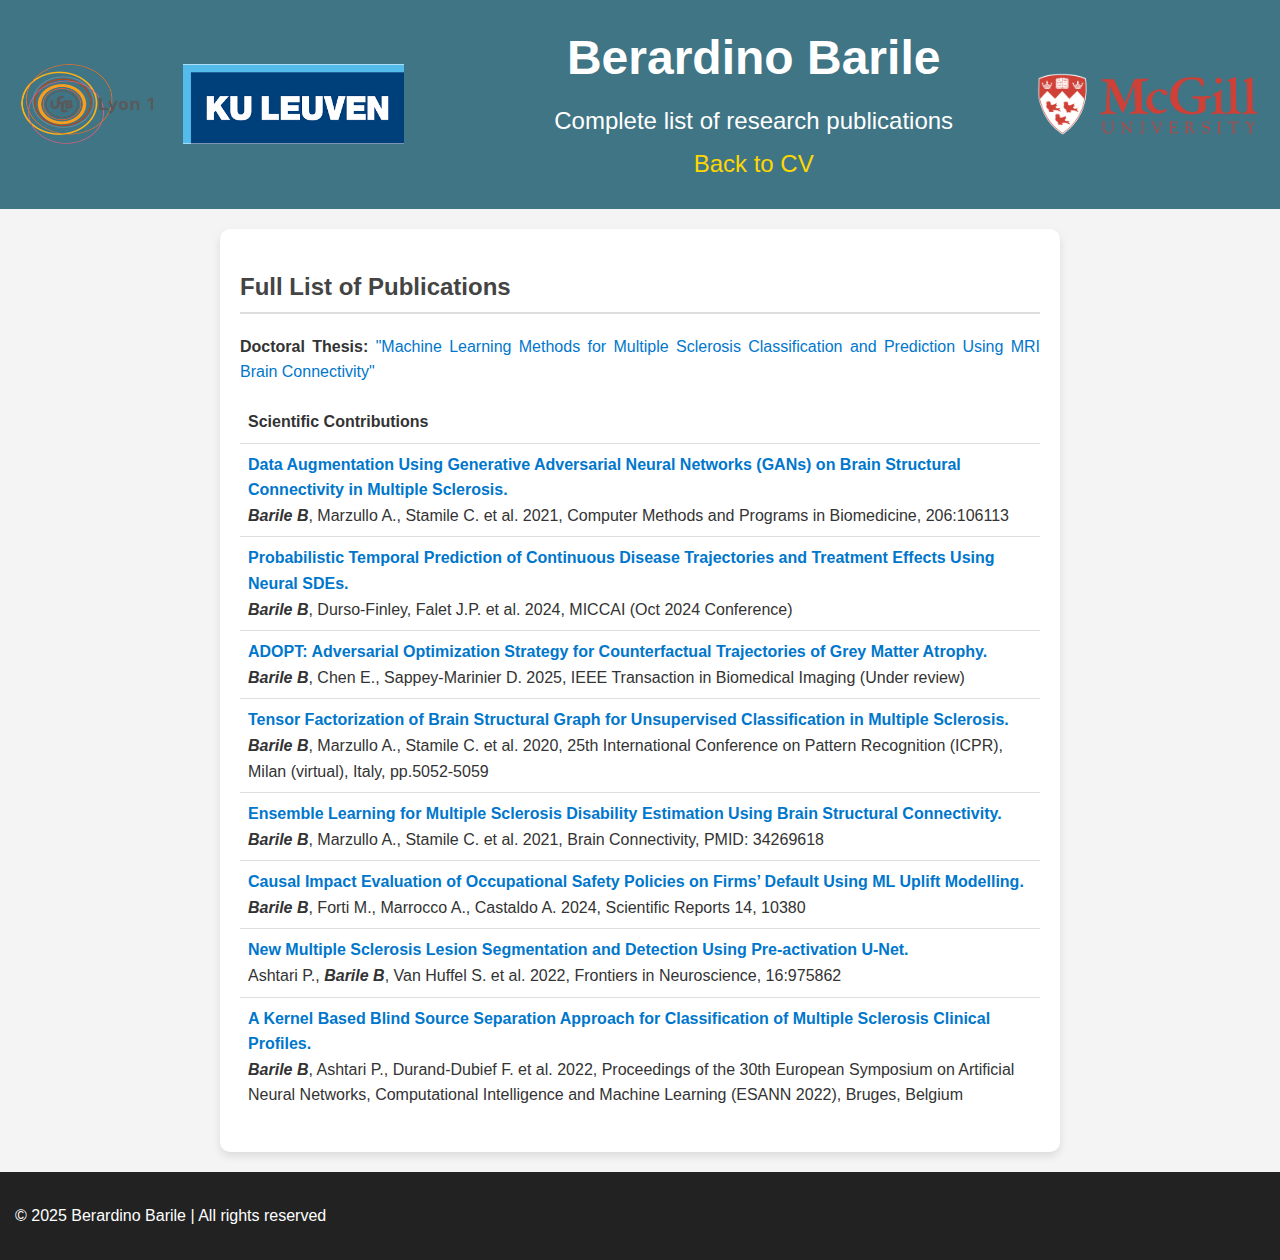
<file: publications.html>
<!DOCTYPE html>
<html lang="en">
<head>
    <meta charset="UTF-8">
    <meta name="viewport" content="width=device-width, initial-scale=1.0">
    <title>Publications - Berardino Barile</title>
    <link rel="stylesheet" href="style.css">
    <link rel="icon" type="image/x-icon" href="favicon.ico">
</head>
<body>
    <header style="display: flex; align-items: center; justify-content: left; background: #3F7585; padding: 20px;">
    <img src="Picture1.png" alt="Logo" style="height: 80px; margin-right: 30px;">
    <img src="ku_logo.png" alt="Logo" style="height: 80px; margin-right: 150px;">
    <div>
        <h1 style="margin: 0; color: white;">Berardino Barile</h1>
        <p style="margin: 5px 0; color: white; text-align: center;">Complete list of research publications</p>
        <p style="margin: 5px 0; text-align: center;"><a href="index.html" style="color: #FFD700; text-decoration: none;">Back to CV</a></p>
    </div>
    <img src="images.png" alt="Logo" style="height: 80px; margin-left: auto;">
    <!-- <div>
        <h1 style="margin: 0; color: white;">Berardino Barile</h1>
        <p style="margin: 5px 0; color: white; text-align: center;">Complete list of research publications</p>
        <p style="margin: 5px 0; text-align: center;"><a href="index.html" style="color: #FFD700; text-decoration: none;">Back to CV</a></p>
    </div> -->
</header>

    <section id="publications-list">
        <h2>Full List of Publications</h2>
        <ul>
            <p><strong>Doctoral Thesis:</strong> <a href="https://theses.eurasip.org/theses/944/machine-learning-methods-for-multiple-sclerosis/" target="_blank">
            "Machine Learning Methods for Multiple Sclerosis Classification and Prediction Using MRI Brain Connectivity"</a></p>
            <li><strong>Scientific Contributions</strong>
            <li><a href="https://hal.science/hal-03241649/document"><strong>Data Augmentation Using Generative Adversarial Neural Networks (GANs) on Brain Structural Connectivity in Multiple Sclerosis.</strong></a>
                <br><i><strong>Barile B</strong></i>, Marzullo A., Stamile C. et al. 2021, Computer Methods and Programs in Biomedicine, 206:106113
            </li>
            <li><a href="https://arxiv.org/abs/2406.12807"><strong>Probabilistic Temporal Prediction of Continuous Disease Trajectories and Treatment Effects Using Neural SDEs.</strong></a>
                <br><i><strong>Barile B</strong></i>, Durso-Finley, Falet J.P. et al. 2024, MICCAI (Oct 2024 Conference)
            </li>
            <li><a href="#"><strong>ADOPT: Adversarial Optimization Strategy for Counterfactual Trajectories of Grey Matter Atrophy.</strong></a>
                <br><i><strong>Barile B</strong></i>, Chen E., Sappey-Marinier D. 2025, IEEE Transaction in Biomedical Imaging (Under review)
            </li>
            <li><a href="https://ieeexplore.ieee.org/document/9412491"><strong>Tensor Factorization of Brain Structural Graph for Unsupervised Classification in Multiple Sclerosis.</strong></a>
                <br><i><strong>Barile B</strong></i>, Marzullo A., Stamile C. et al. 2020, 25th International Conference on Pattern Recognition (ICPR), Milan (virtual), Italy, pp.5052-5059
            </li>
            <li><a href="https://www.liebertpub.com/doi/10.1089/brain.2020.1003"><strong>Ensemble Learning for Multiple Sclerosis Disability Estimation Using Brain Structural Connectivity.</strong></a>
                <br><i><strong>Barile B</strong></i>, Marzullo A., Stamile C. et al. 2021, Brain Connectivity, PMID: 34269618
            </li>
            <li><a href="https://www.nature.com/articles/s41598-024-60348-4"><strong>Causal Impact Evaluation of Occupational Safety Policies on Firms’ Default Using ML Uplift Modelling.</strong></a>
                <br><i><strong>Barile B</strong></i>, Forti M., Marrocco A., Castaldo A. 2024, Scientific Reports 14, 10380
            </li>
            <li><a href="https://www.readcube.com/articles/10.3389/fnins.2022.975862"><strong>New Multiple Sclerosis Lesion Segmentation and Detection Using Pre-activation U-Net.</strong></a>
                <br>Ashtari P., <i><strong>Barile B</strong></i>, Van Huffel S. et al. 2022, Frontiers in Neuroscience, 16:975862
            </li>
            <li><a href="https://www.esann.org/sites/default/files/proceedings/2022/ES2022-17.pdf"><strong>A Kernel Based Blind Source Separation Approach for Classification of Multiple Sclerosis Clinical Profiles.</strong></a>
                <br><i><strong>Barile B</strong></i>, Ashtari P., Durand-Dubief F. et al. 2022, Proceedings of the 30th European Symposium on Artificial Neural Networks, Computational Intelligence and Machine Learning (ESANN 2022), Bruges, Belgium
            </li>
            
        </ul>
    </section>

    <footer>
        <p>&copy; 2025 Berardino Barile | All rights reserved</p>
    </footer>
</body>
</html>
</file>
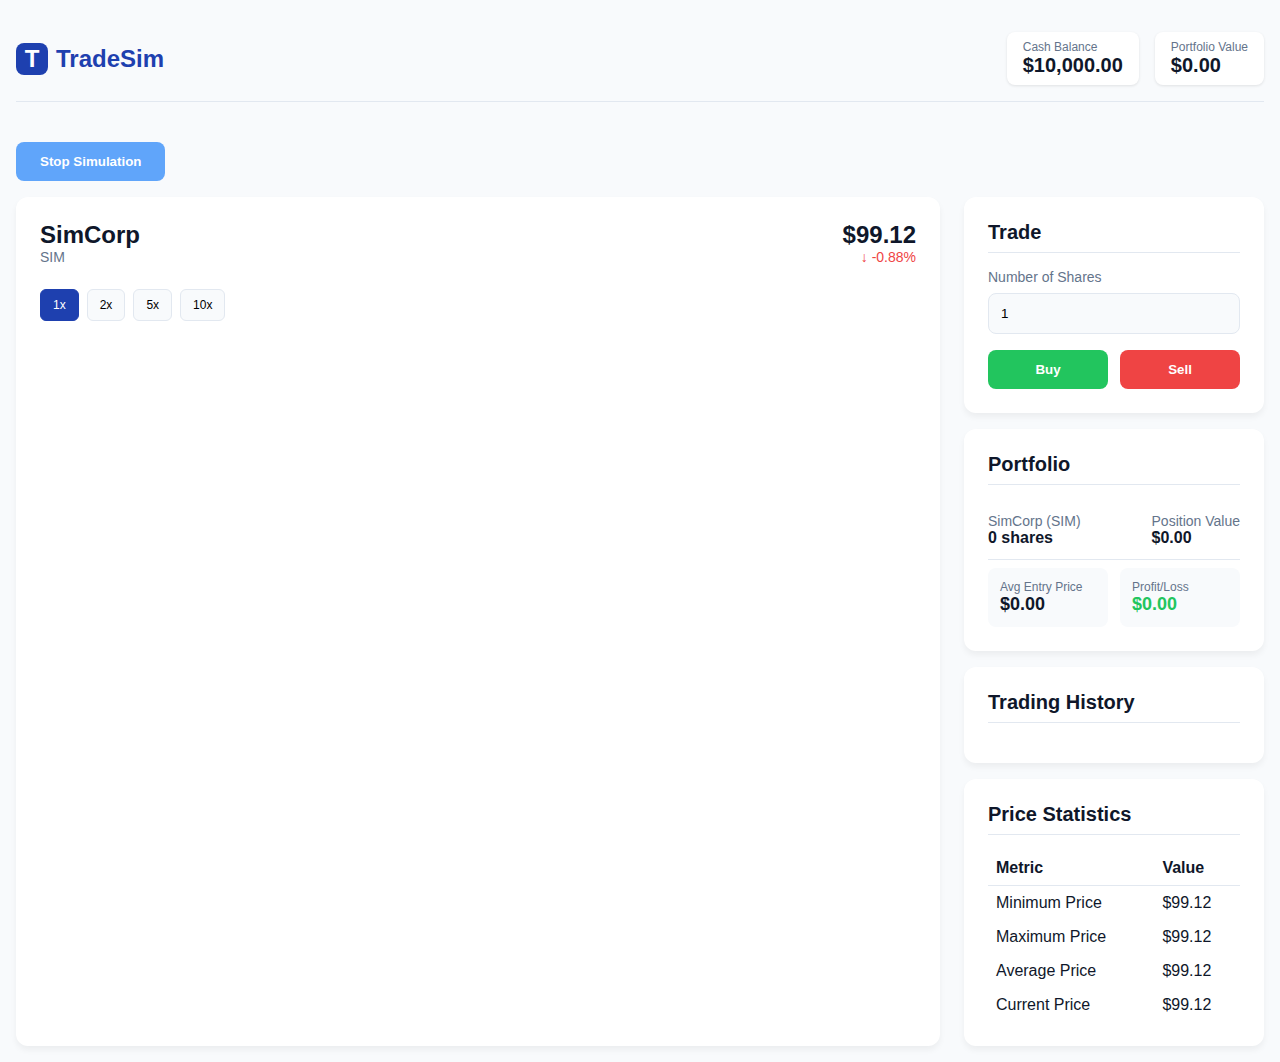
<file: stock_simulator.html>
<!DOCTYPE html>
<html lang="en">
<head>
    <meta charset="UTF-8">
    <meta name="viewport" content="width=device-width, initial-scale=1.0">
    <title>Stock Trading Simulator</title>
    <style>
        :root {
            --primary: #1e40af;
            --secondary: #7dd3fc;
            --accent: #60a5fa;
            --background: #f8fafc;
            --card: #ffffff;
            --text: #0f172a;
            --muted: #64748b;
            --gain: #22c55e;
            --loss: #ef4444;
        }

        * {
            margin: 0;
            padding: 0;
            box-sizing: border-box;
            font-family: 'Segoe UI', Tahoma, Geneva, Verdana, sans-serif;
        }

        body {
            background-color: var(--background);
            color: var(--text);
            min-height: 100vh;
            display: flex;
            flex-direction: column;
            padding: 1rem;
        }

        .header {
            display: flex;
            justify-content: space-between;
            align-items: center;
            padding: 1rem 0;
            border-bottom: 1px solid #e2e8f0;
            margin-bottom: 1.5rem;
        }

        .logo {
            font-size: 1.5rem;
            font-weight: 700;
            color: var(--primary);
            display: flex;
            align-items: center;
            gap: 0.5rem;
        }

        .logo-icon {
            width: 32px;
            height: 32px;
            display: flex;
            align-items: center;
            justify-content: center;
            background-color: var(--primary);
            color: white;
            border-radius: 8px;
        }

        .account-info {
            display: flex;
            gap: 1rem;
            align-items: center;
        }

        .balance-box {
            background-color: var(--card);
            border-radius: 8px;
            padding: 0.5rem 1rem;
            box-shadow: 0 1px 3px rgba(0,0,0,0.1);
        }

        .balance-label {
            font-size: 0.75rem;
            color: var(--muted);
        }

        .balance-value {
            font-size: 1.25rem;
            font-weight: 600;
        }

        /* Toggle simulation button */
        .simulation-toggle {
            margin: 1rem 0;
            text-align: center;
        }
        .simulation-toggle .btn {
            padding: 0.75rem 1.5rem;
            border-radius: 8px;
            font-weight: 600;
            border: none;
            cursor: pointer;
            background-color: var(--accent);
            color: white;
            transition: background-color 0.2s;
        }
        .simulation-toggle .btn:hover {
            background-color: #3b82f6;
        }

        .main-container {
            display: grid;
            grid-template-columns: 1fr 300px;
            gap: 1.5rem;
            flex-grow: 1;
        }

        @media (max-width: 768px) {
            .main-container {
                grid-template-columns: 1fr;
            }
        }

        .chart-container {
            background-color: var(--card);
            border-radius: 12px;
            padding: 1.5rem;
            box-shadow: 0 4px 6px rgba(0,0,0,0.05);
            display: flex;
            flex-direction: column;
        }

        .chart-header {
            display: flex;
            justify-content: space-between;
            margin-bottom: 1rem;
        }

        .stock-info {
            display: flex;
            flex-direction: column;
        }

        .stock-name {
            font-size: 1.5rem;
            font-weight: 700;
        }

        .stock-symbol {
            font-size: 0.875rem;
            color: var(--muted);
        }

        .stock-price {
            display: flex;
            flex-direction: column;
            align-items: flex-end;
        }

        .price-value {
            font-size: 1.5rem;
            font-weight: 700;
        }

        .price-change {
            font-size: 0.875rem;
            display: flex;
            align-items: center;
            gap: 0.25rem;
        }

        .positive {
            color: var(--gain);
        }

        .negative {
            color: var(--loss);
        }

        .chart {
            flex-grow: 1;
            position: relative;
            margin-top: 1rem;
            min-height: 250px;
        }

        canvas {
            position: absolute;
            top: 0;
            left: 0;
            width: 100%;
            height: 100%;
        }

        .control-panel {
            display: flex;
            flex-direction: column;
            gap: 1rem;
        }

        .card {
            background-color: var(--card);
            border-radius: 12px;
            padding: 1.5rem;
            box-shadow: 0 4px 6px rgba(0,0,0,0.05);
        }

        .card-title {
            font-size: 1.25rem;
            font-weight: 600;
            margin-bottom: 1rem;
            padding-bottom: 0.5rem;
            border-bottom: 1px solid #e2e8f0;
        }

        .action-buttons {
            display: grid;
            grid-template-columns: 1fr 1fr;
            gap: 0.75rem;
        }

        .btn {
            padding: 0.75rem;
            border-radius: 8px;
            font-weight: 600;
            border: none;
            cursor: pointer;
            transition: background-color 0.2s;
            display: flex;
            justify-content: center;
            align-items: center;
            gap: 0.5rem;
        }

        .btn-buy {
            background-color: var(--gain);
            color: white;
        }

        .btn-buy:hover {
            background-color: #15803d;
        }

        .btn-sell {
            background-color: var(--loss);
            color: white;
        }

        .btn-sell:hover {
            background-color: #b91c1c;
        }

        .transaction-input {
            display: flex;
            flex-direction: column;
            gap: 0.5rem;
            margin-bottom: 1rem;
        }

        .transaction-input label {
            font-size: 0.875rem;
            color: var(--muted);
        }

        .transaction-input input {
            padding: 0.75rem;
            border-radius: 8px;
            border: 1px solid #e2e8f0;
            background-color: var(--background);
        }

        .portfolio-item {
            display: flex;
            justify-content: space-between;
            padding: 0.75rem 0;
            border-bottom: 1px solid #e2e8f0;
        }

        .portfolio-item:last-child {
            border-bottom: none;
        }

        .position-info {
            display: flex;
            flex-direction: column;
        }

        .position-label {
            font-size: 0.875rem;
            color: var(--muted);
        }

        .position-value {
            font-weight: 600;
        }

        .statistics {
            display: grid;
            grid-template-columns: 1fr 1fr;
            gap: 0.75rem;
            margin-top: 0.5rem;
        }

        .stat-box {
            background-color: var(--background);
            padding: 0.75rem;
            border-radius: 8px;
        }

        .stat-label {
            font-size: 0.75rem;
            color: var(--muted);
        }

        .stat-value {
            font-size: 1.125rem;
            font-weight: 600;
        }

        .history-item {
            display: flex;
            justify-content: space-between;
            padding: 0.75rem 0;
            border-bottom: 1px solid #e2e8f0;
            font-size: 0.875rem;
        }

        .history-item:last-child {
            border-bottom: none;
        }

        .history-action {
            font-weight: 600;
        }

        .history-buy {
            color: var(--gain);
        }

        .history-sell {
            color: var(--loss);
        }

        .history-details {
            color: var(--muted);
        }

        .time-controls {
            display: flex;
            gap: 0.5rem;
            margin-top: 0.5rem;
        }

        .time-btn {
            padding: 0.5rem 0.75rem;
            font-size: 0.75rem;
            background-color: var(--background);
            border: 1px solid #e2e8f0;
            border-radius: 6px;
            cursor: pointer;
        }

        .time-btn.active {
            background-color: var(--primary);
            color: white;
            border-color: var(--primary);
        }

        .arrow-up::before {
            content: "↑ ";
        }

        .arrow-down::before {
            content: "↓ ";
        }
    </style>
</head>
<body>
    <div class="header">
        <div class="logo">
            <div class="logo-icon">T</div>
            <span>TradeSim</span>
        </div>
        <div class="account-info">
            <div class="balance-box">
                <div class="balance-label">Cash Balance</div>
                <div class="balance-value" id="cash-balance">$10,000.00</div>
            </div>
            <div class="balance-box">
                <div class="balance-label">Portfolio Value</div>
                <div class="balance-value" id="portfolio-value">$0.00</div>
            </div>
        </div>
    </div>

    <div class="simulation-toggle">
        <button id="toggle-simulation-btn" class="btn">Stop Simulation</button>
    </div>

    <div class="main-container">
        <div class="chart-container">
            <div class="chart-header">
                <div class="stock-info">
                    <div class="stock-name">SimCorp</div>
                    <div class="stock-symbol">SIM</div>
                </div>
                <div class="stock-price">
                    <div class="price-value" id="current-price">$100.00</div>
                    <div class="price-change" id="price-change">
                        <span class="arrow-up positive">+0.00%</span>
                    </div>
                </div>
            </div>
            <div class="time-controls">
                <button class="time-btn active" data-speed="1">1x</button>
                <button class="time-btn" data-speed="2">2x</button>
                <button class="time-btn" data-speed="5">5x</button>
                <button class="time-btn" data-speed="10">10x</button>
            </div>
            <div class="chart" id="price-chart">
                <canvas id="chart-canvas"></canvas>
            </div>
        </div>

        <div class="control-panel">
            <div class="card">
                <div class="card-title">Trade</div>
                <div class="transaction-input">
                    <label for="shares-input">Number of Shares</label>
                    <input type="number" id="shares-input" min="1" value="1">
                </div>
                <div class="action-buttons">
                    <button class="btn btn-buy" id="buy-btn">Buy</button>
                    <button class="btn btn-sell" id="sell-btn">Sell</button>
                </div>
            </div>

            <div class="card">
                <div class="card-title">Portfolio</div>
                <div class="portfolio-item">
                    <div class="position-info">
                        <div class="position-label">SimCorp (SIM)</div>
                        <div class="position-value" id="shares-owned">0 shares</div>
                    </div>
                    <div class="position-info">
                        <div class="position-label">Position Value</div>
                        <div class="position-value" id="position-value">$0.00</div>
                    </div>
                </div>
                <div class="statistics">
                    <div class="stat-box">
                        <div class="stat-label">Avg Entry Price</div>
                        <div class="stat-value" id="avg-buy-price">$0.00</div>
                    </div>
                    <div class="stat-box">
                        <div class="stat-label">Profit/Loss</div>
                        <div class="stat-value" id="profit-loss">$0.00</div>
                    </div>
                </div>
            </div>

            <div class="card">
                <div class="card-title">Trading History</div>
                <div id="history-container">
                    <!-- Trading history will be populated here -->
                </div>
            </div>

            <div class="card">
                <div class="card-title">Price Statistics</div>
                <table id="stats-table" style="width:100%; border-collapse:collapse;">
                    <tr>
                        <th style="text-align:left; padding:0.5rem; border-bottom:1px solid #e2e8f0;">Metric</th>
                        <th style="text-align:left; padding:0.5rem; border-bottom:1px solid #e2e8f0;">Value</th>
                    </tr>
                    <tr>
                        <td style="padding:0.5rem;">Minimum Price</td>
                        <td style="padding:0.5rem;" id="min-price">$0.00</td>
                    </tr>
                    <tr>
                        <td style="padding:0.5rem;">Maximum Price</td>
                        <td style="padding:0.5rem;" id="max-price">$0.00</td>
                    </tr>
                    <tr>
                        <td style="padding:0.5rem;">Average Price</td>
                        <td style="padding:0.5rem;" id="avg-price">$0.00</td>
                    </tr>
                    <tr>
                        <td style="padding:0.5rem;">Current Price</td>
                        <td style="padding:0.5rem;" id="current-price-stat">$0.00</td>
                    </tr>
                </table>
            </div>
        </div>
    </div>

    <script>
        // State management
        const state = {
            cash: 10000,
            shares: 0, // positive means long, negative means short
            avgBuyPrice: 0,
            currentPrice: 100,
            initialPrice: 100,
            priceHistory: [],
            transactionHistory: [],
            simulationSpeed: 1
        };
        let simulationRunning = true;

        // DOM elements
        const cashBalanceEl = document.getElementById('cash-balance');
        const portfolioValueEl = document.getElementById('portfolio-value');
        const currentPriceEl = document.getElementById('current-price');
        const priceChangeEl = document.getElementById('price-change');
        const sharesInputEl = document.getElementById('shares-input');
        const buyBtnEl = document.getElementById('buy-btn');
        const sellBtnEl = document.getElementById('sell-btn');
        const sharesOwnedEl = document.getElementById('shares-owned');
        const positionValueEl = document.getElementById('position-value');
        const avgBuyPriceEl = document.getElementById('avg-buy-price');
        const profitLossEl = document.getElementById('profit-loss');
        const historyContainerEl = document.getElementById('history-container');
        const canvas = document.getElementById('chart-canvas');
        const speedBtns = document.querySelectorAll('.time-btn');
        const toggleSimulationBtn = document.getElementById('toggle-simulation-btn');

        // Canvas setup
        const ctx = canvas.getContext('2d');
        let canvasWidth, canvasHeight;
        function resizeCanvas() {
            canvasWidth = canvas.parentElement.offsetWidth;
            canvasHeight = canvas.parentElement.offsetHeight;
            canvas.width = canvasWidth;
            canvas.height = canvasHeight;
        }
        window.addEventListener('resize', resizeCanvas);
        resizeCanvas();

        // Format currency
        function formatCurrency(value) {
            return new Intl.NumberFormat('en-US', {
                style: 'currency',
                currency: 'USD'
            }).format(value);
        }

        // Format percentage
        function formatPercentage(value) {
            return (value >= 0 ? '+' : '') + value.toFixed(2) + '%';
        }

        // Update UI
        function updateUI() {
            // Update account info
            cashBalanceEl.textContent = formatCurrency(state.cash);
            // Portfolio value = current value of position (can be negative for shorts)
            const positionValue = state.shares * state.currentPrice;
            portfolioValueEl.textContent = formatCurrency(positionValue);
            
            // Update stock price
            currentPriceEl.textContent = formatCurrency(state.currentPrice);
            
            // Calculate price change percentage
            const priceChange = ((state.currentPrice - state.initialPrice) / state.initialPrice) * 100;
            priceChangeEl.innerHTML = `<span class="${priceChange >= 0 ? 'arrow-up positive' : 'arrow-down negative'}">${formatPercentage(priceChange)}</span>`;
            
            // Update portfolio shares
            sharesOwnedEl.textContent = `${state.shares} shares`;
            
            // Update profit/loss; for long: (current - avg)*shares, for short: (avg - current)*abs(shares)
            const profitLoss = state.shares * (state.currentPrice - state.avgBuyPrice);
            profitLossEl.textContent = formatCurrency(profitLoss);
            profitLossEl.className = `stat-value ${profitLoss >= 0 ? 'positive' : 'negative'}`;
            
            // Update average price display
            avgBuyPriceEl.textContent = formatCurrency(state.avgBuyPrice);
            // Update position value
            positionValueEl.textContent = formatCurrency(positionValue);

            // Update price statistics
            updateStats();
        }

        // Generate random price
        function generatePrice() {
            const changePercent = (Math.random() - 0.5) * 2; // -1% to 1%
            const newPrice = state.currentPrice * (1 + changePercent / 100);
            state.currentPrice = Math.max(1, newPrice);
            state.priceHistory.push({
                price: state.currentPrice,
                time: Date.now()
            });
            if (state.priceHistory.length > 100) {
                state.priceHistory.shift();
            }
            updateUI();
            drawChart();
        }

        // Draw price chart
        function drawChart() {
            if (state.priceHistory.length < 2) return;
            ctx.clearRect(0, 0, canvasWidth, canvasHeight);
            let minPrice = Math.min(...state.priceHistory.map(p => p.price));
            let maxPrice = Math.max(...state.priceHistory.map(p => p.price));
            const padding = (maxPrice - minPrice) * 0.1;
            minPrice -= padding;
            maxPrice += padding;
            const points = state.priceHistory.map((point, index) => {
                const x = (index / (state.priceHistory.length - 1)) * canvasWidth;
                const y = canvasHeight - ((point.price - minPrice) / (maxPrice - minPrice)) * canvasHeight;
                return { x, y };
            });
            ctx.strokeStyle = '#60a5fa';
            ctx.lineWidth = 2;
            ctx.beginPath();
            points.forEach((point, index) => {
                if (index === 0) {
                    ctx.moveTo(point.x, point.y);
                } else {
                    ctx.lineTo(point.x, point.y);
                }
            });
            ctx.stroke();
            ctx.fillStyle = 'rgba(96, 165, 250, 0.2)';
            ctx.beginPath();
            ctx.moveTo(points[0].x, canvasHeight);
            points.forEach(point => ctx.lineTo(point.x, point.y));
            ctx.lineTo(points[points.length - 1].x, canvasHeight);
            ctx.closePath();
            ctx.fill();
            
            // Mark transaction points
            state.transactionHistory.forEach(transaction => {
                const transactionTime = new Date(transaction.time).getTime();
                const closestPoint = state.priceHistory.reduce((prev, curr) => {
                    return Math.abs(curr.time - transactionTime) < Math.abs(prev.time - transactionTime) ? curr : prev;
                });
                const pointIndex = state.priceHistory.indexOf(closestPoint);
                if (pointIndex >= 0) {
                    const point = points[pointIndex];
                    ctx.fillStyle = transaction.type === 'buy' ? '#22c55e' : '#ef4444';
                    ctx.beginPath();
                    ctx.arc(point.x, point.y, 5, 0, Math.PI * 2);
                    ctx.fill();
                }
            });
        }

        // Buy shares (handles covering shorts)
        function buyShares() {
            const sharesToBuy = parseInt(sharesInputEl.value);
            if (isNaN(sharesToBuy) || sharesToBuy <= 0) {
                alert('Please enter a valid number of shares');
                return;
            }
            const cost = sharesToBuy * state.currentPrice;
            state.cash -= cost;
            let newShares, newAvg;
            if (state.shares >= 0) {
                // Increasing a long position
                newShares = state.shares + sharesToBuy;
                newAvg = (state.avgBuyPrice * state.shares + state.currentPrice * sharesToBuy) / newShares;
            } else {
                // Covering short position
                if (sharesToBuy <= Math.abs(state.shares)) {
                    newShares = state.shares + sharesToBuy; // still short or flat
                    newAvg = state.avgBuyPrice; // avg remains for the remaining short position
                    if (newShares === 0) {
                        newAvg = 0;
                    }
                } else {
                    // Covers entire short and begins a long position with remainder
                    const remainder = sharesToBuy - Math.abs(state.shares);
                    newShares = remainder;
                    newAvg = state.currentPrice;
                }
            }
            state.shares = newShares;
            state.avgBuyPrice = newAvg;
            
            // Record transaction
            const transaction = {
                type: 'buy',
                shares: sharesToBuy,
                price: state.currentPrice,
                total: cost,
                time: new Date().toLocaleTimeString()
            };
            state.transactionHistory.unshift(transaction);
            updateTransactionHistory();
            updateUI();
        }

        // Sell shares (allows short-selling)
        function sellShares() {
            const sharesToSell = parseInt(sharesInputEl.value);
            if (isNaN(sharesToSell) || sharesToSell <= 0) {
                alert('Please enter a valid number of shares');
                return;
            }
            const revenue = sharesToSell * state.currentPrice;
            state.cash += revenue;
            let newShares, newAvg;
            if (state.shares > 0) {
                // Currently in a long position
                if (sharesToSell < state.shares) {
                    newShares = state.shares - sharesToSell;
                    newAvg = state.avgBuyPrice;
                } else if (sharesToSell === state.shares) {
                    newShares = 0;
                    newAvg = 0;
                } else {
                    // Selling more than owned: liquidate long and open a short position with the remainder
                    const remainder = sharesToSell - state.shares;
                    newShares = -remainder;
                    newAvg = state.currentPrice;
                }
            } else {
                // Already short or flat: increasing the short position
                newShares = state.shares - sharesToSell;
                // Update average short entry price using weighted average
                newAvg = ((Math.abs(state.shares) * state.avgBuyPrice) + (sharesToSell * state.currentPrice)) / Math.abs(newShares);
            }
            state.shares = newShares;
            state.avgBuyPrice = newAvg;
            
            // Record sell transaction
            const transaction = {
                type: 'sell',
                shares: sharesToSell,
                price: state.currentPrice,
                total: revenue,
                time: new Date().toLocaleTimeString()
            };
            state.transactionHistory.unshift(transaction);
            updateTransactionHistory();
            updateUI();
        }

        // Update transaction history
        function updateTransactionHistory() {
            let historyHTML = '';
            state.transactionHistory.forEach(transaction => {
                historyHTML += `<div class="history-item">
                    <div class="history-action ${transaction.type === 'buy' ? 'history-buy' : 'history-sell'}">
                        ${transaction.type.charAt(0).toUpperCase() + transaction.type.slice(1)}
                    </div>
                    <div class="history-details">
                        ${transaction.shares} shares @ ${formatCurrency(transaction.price)} (${transaction.time})
                    </div>
                </div>`;
            });
            historyContainerEl.innerHTML = historyHTML;
        }

        // Update statistics
        function updateStats() {
            const prices = state.priceHistory.map(p => p.price);
            const min = prices.length ? Math.min(...prices) : state.currentPrice;
            const max = prices.length ? Math.max(...prices) : state.currentPrice;
            const avg = prices.length ? (prices.reduce((sum, price) => sum + price, 0) / prices.length) : state.currentPrice;
            
            document.getElementById('min-price').textContent = formatCurrency(min);
            document.getElementById('max-price').textContent = formatCurrency(max);
            document.getElementById('avg-price').textContent = formatCurrency(avg);
            document.getElementById('current-price-stat').textContent = formatCurrency(state.currentPrice);
        }

        buyBtnEl.addEventListener('click', buyShares);
        sellBtnEl.addEventListener('click', sellShares);

        // Add simulation toggle functionality
        toggleSimulationBtn.addEventListener('click', function() {
            simulationRunning = !simulationRunning;
            toggleSimulationBtn.textContent = simulationRunning ? 'Stop Simulation' : 'Resume Simulation';
        });

        // Add speed control functionality
        speedBtns.forEach(btn => {
            btn.addEventListener('click', function() {
                // Remove the active class from all buttons
                speedBtns.forEach(b => b.classList.remove('active'));
                // Add active class to the clicked button
                this.classList.add('active');
                // Update the simulation speed
                state.simulationSpeed = parseInt(this.dataset.speed);
            });
        });

        function simulationLoop() {
            if (simulationRunning) {
            generatePrice();
            }
            setTimeout(simulationLoop, 1000 / state.simulationSpeed);
        }
        simulationLoop();
    </script>
</body>
</html>
</file>
<file: style.css>
body {
    font-family: 'Arial', sans-serif;
    margin: 0;
    padding: 0;
    background-color: #f4f4f4;
    color: #333;
    line-height: 1.6;
}

header {
    background-color: #3F7585;
    color: white;
    padding: 20px 10px;
    text-align: center;
    font-size: 1.5em;
}

section {
    max-width: 800px;
    margin: 20px auto;
    background: white;
    padding: 20px;
    border-radius: 10px;
    box-shadow: 0px 4px 8px rgba(0, 0, 0, 0.1);
}

h2 {
    color: #444;
    border-bottom: 2px solid #ddd;
    padding-bottom: 5px;
}

ul {
    list-style: none;
    padding: 0;
}

ul li {
    padding: 8px;
    border-bottom: 1px solid #ddd;
}

ul li:last-child {
    border-bottom: none;
}

a {
    color: #0077cc;
    text-decoration: none;
}

a:hover {
    text-decoration: underline;
}

footer {
    background-color: #222;
    color: white;
    text-align: center;
    padding: 15px;
    margin-top: 20px;
    position: relative;
}


p {
    text-align: justify;
}
</file>
